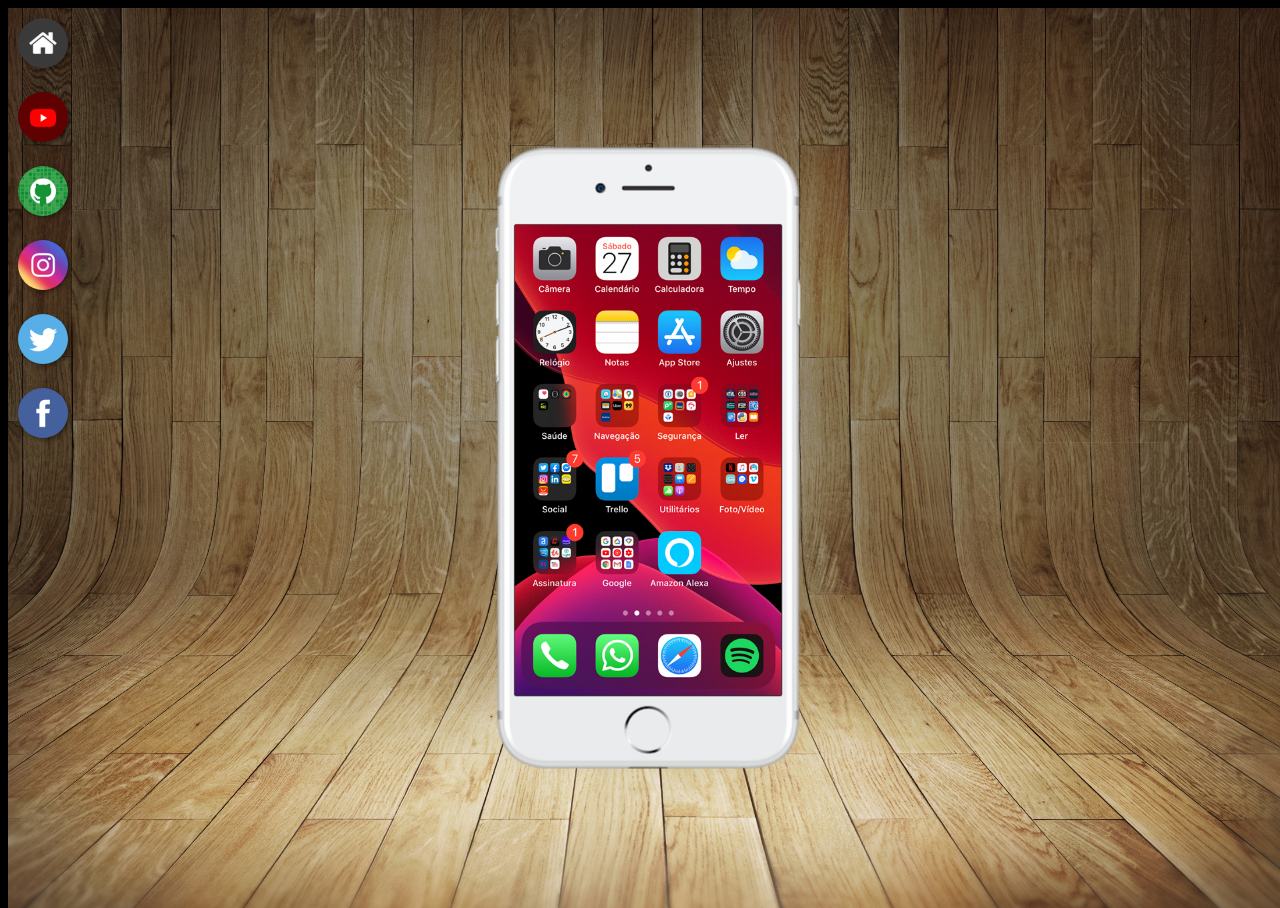
<file: index.html>
<!DOCTYPE html>
<html lang="pt-br">
<head>
    <meta charset="UTF-8">
    <meta http-equiv="X-UA-Compatible" content="IE=edge">
    <meta name="viewport" content="width=device-width, initial-scale=1.0">
    <link rel="shortcut icon" href="favicon.ico" type="image/x-icon">
    <title>Projeto Redes Sociais</title>
    <link rel="stylesheet" href="estilos/style.css">
</head>  
<body>
    <main>
        <section id="telefone">
            <iframe src="home.html " name="tela" id="tela"  frameborder="0">
                Seu navegador não é compatível com isso.
            </iframe>
        </section>

        <section id="redes-sociais">
            <a href="home.html" target="tela"><img src="imagens/logo-home.jpg" alt="home"></a><br>
            <a href="youtube.html" target="tela"><img src="imagens/logo-youtube.jpg" alt="Youtube"></a><br>
            <a href="github.html" target="tela"><img src="imagens/logo-github.jpg" alt="Github"></a><br>
            <a href="instagram.html" target="tela"><img src="imagens/logo-instagram.jpg" alt="Instagram"></a><br>
            <a href="twitter.html" target="tela"><img src="imagens/logo-twitter.jpg" alt="Twitter"></a><br>
            <a href="facebook.html" target="tela"><img src="imagens/logo-facebook.jpg" alt="Facebook"></a>

        </section>
    </main>
</body>
</html>
</file>
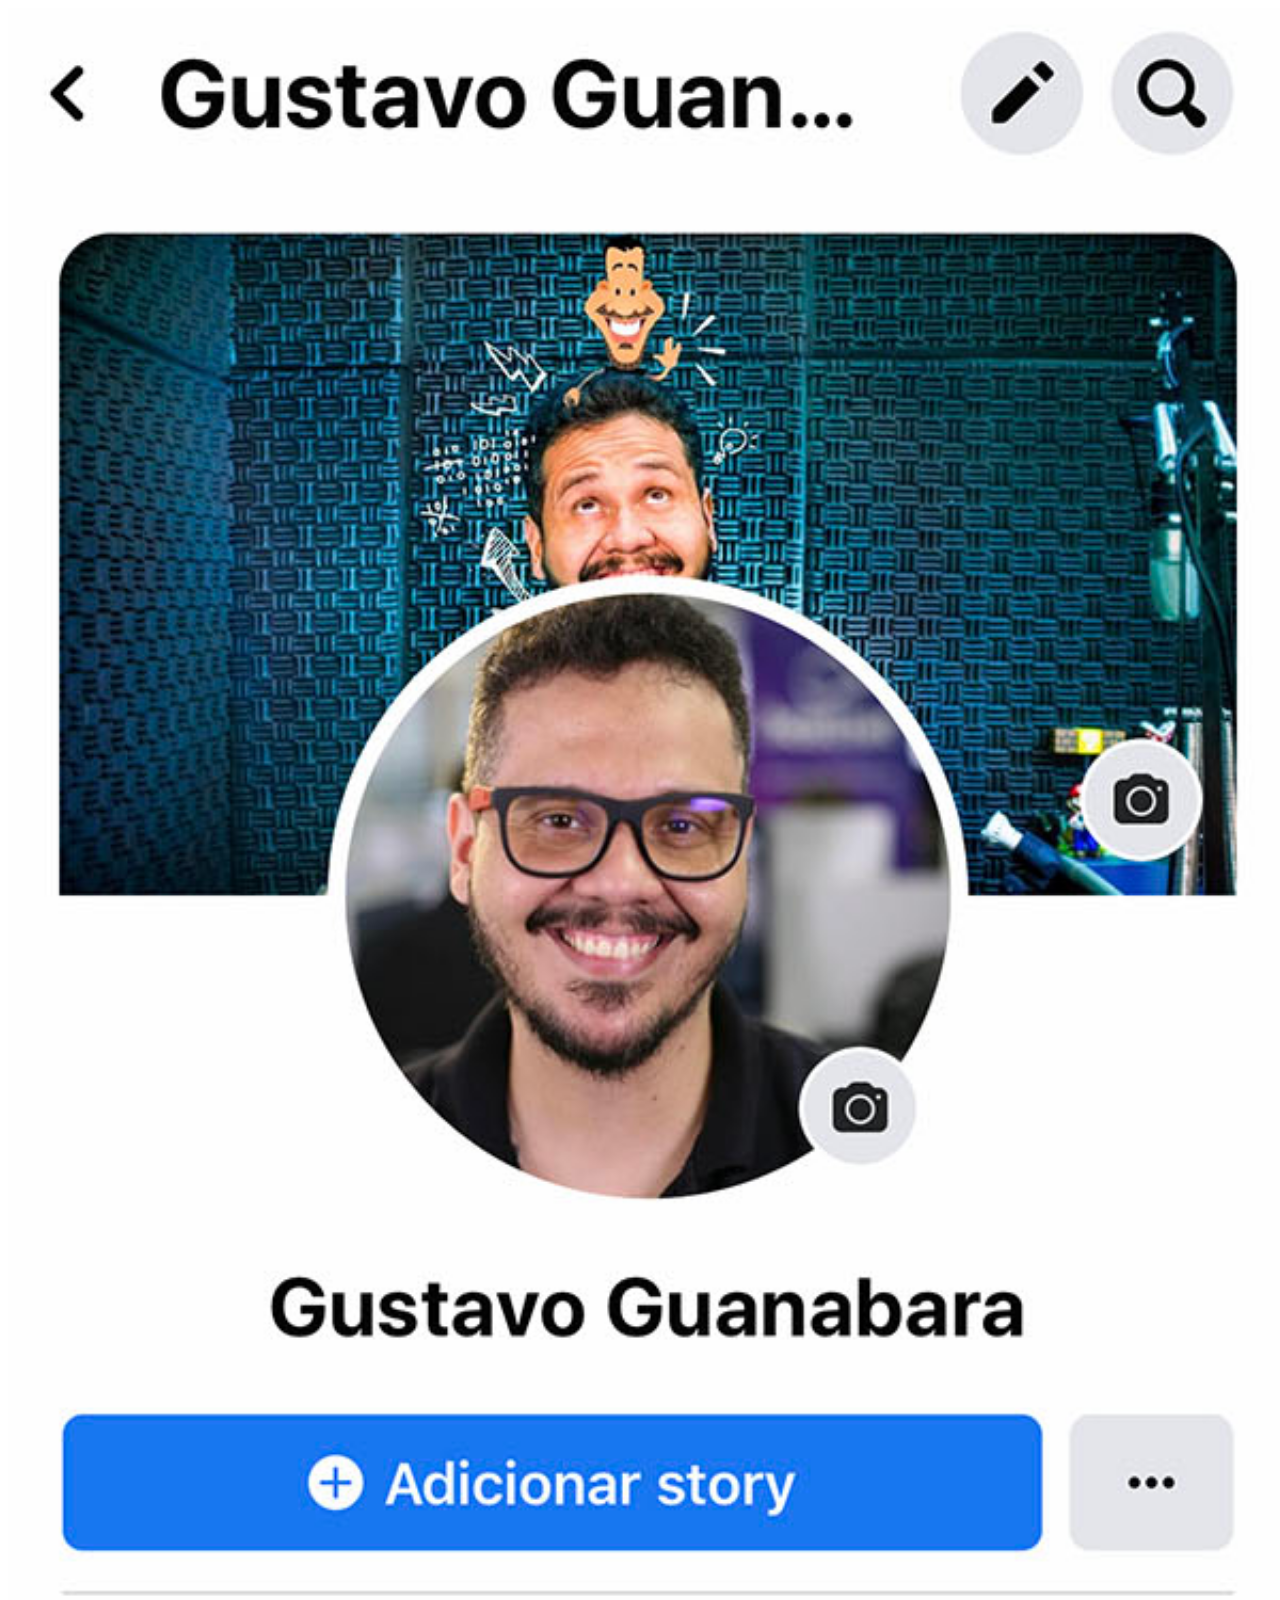
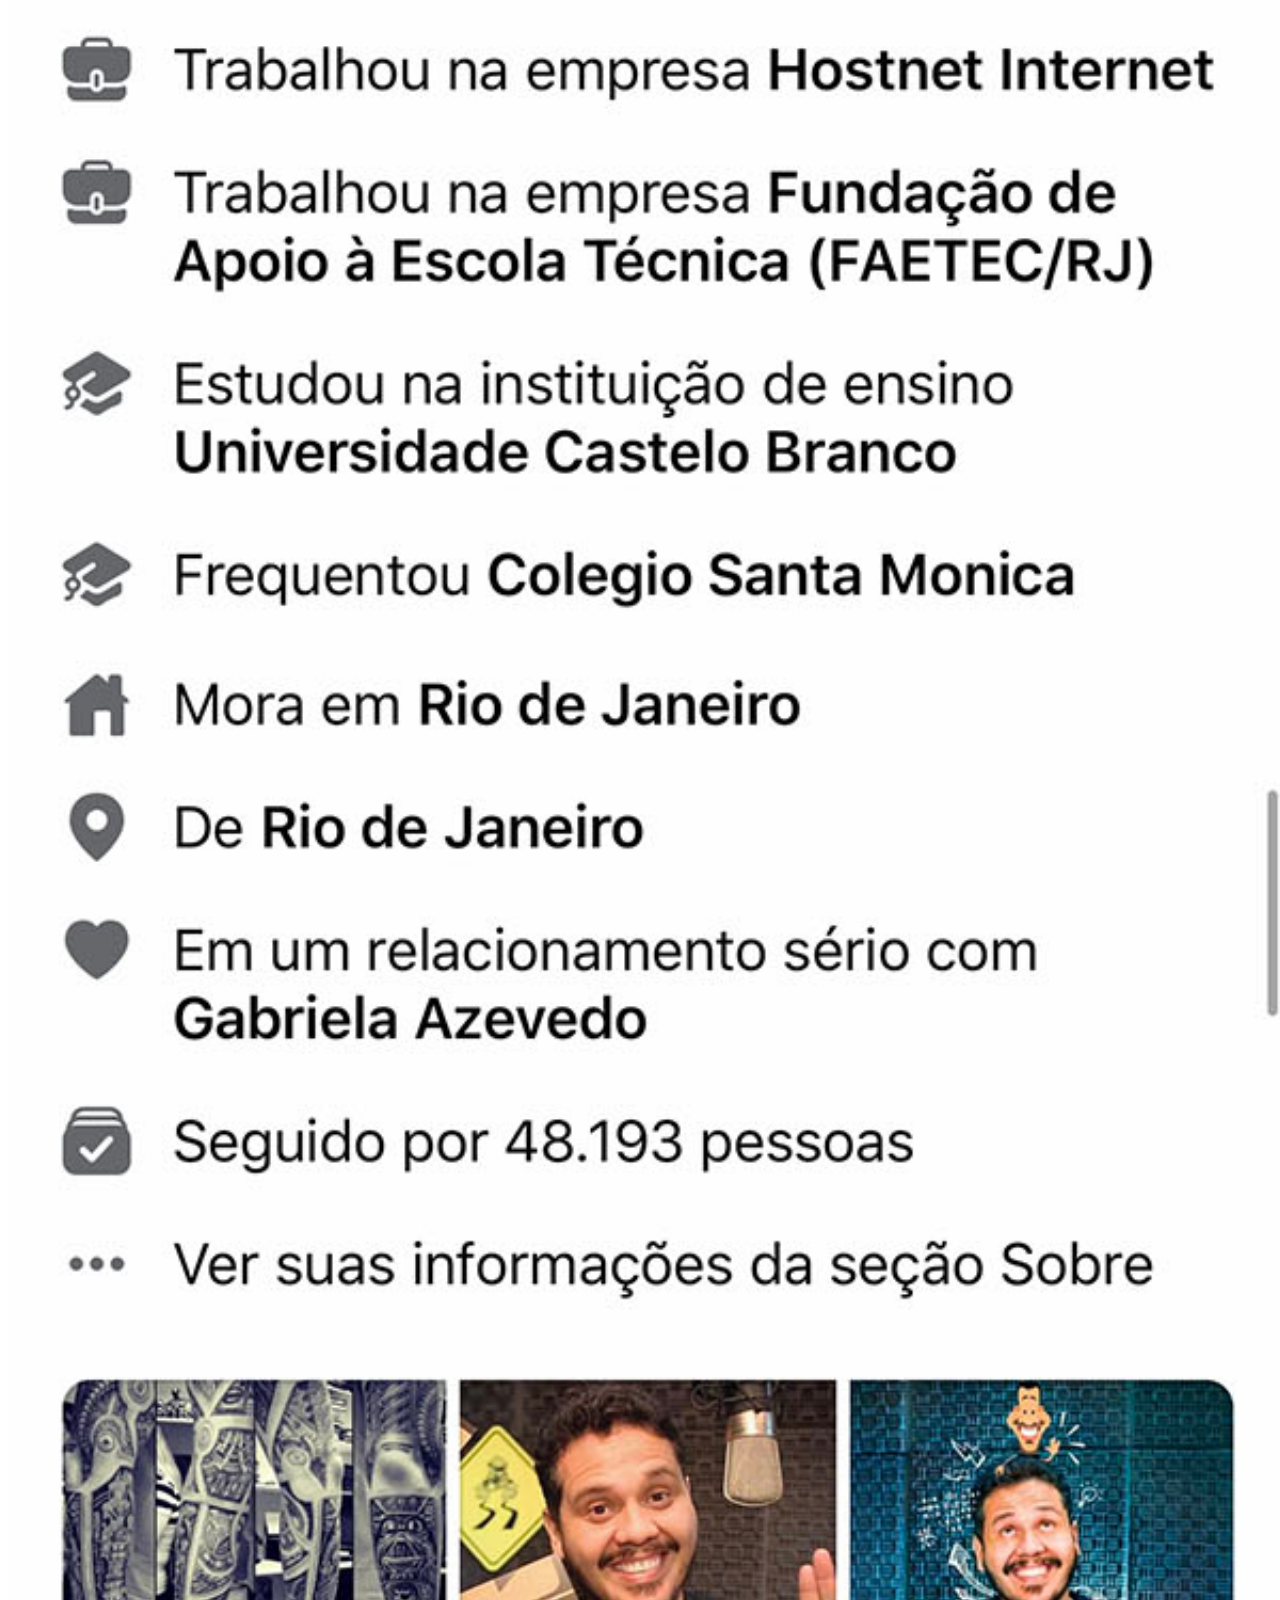
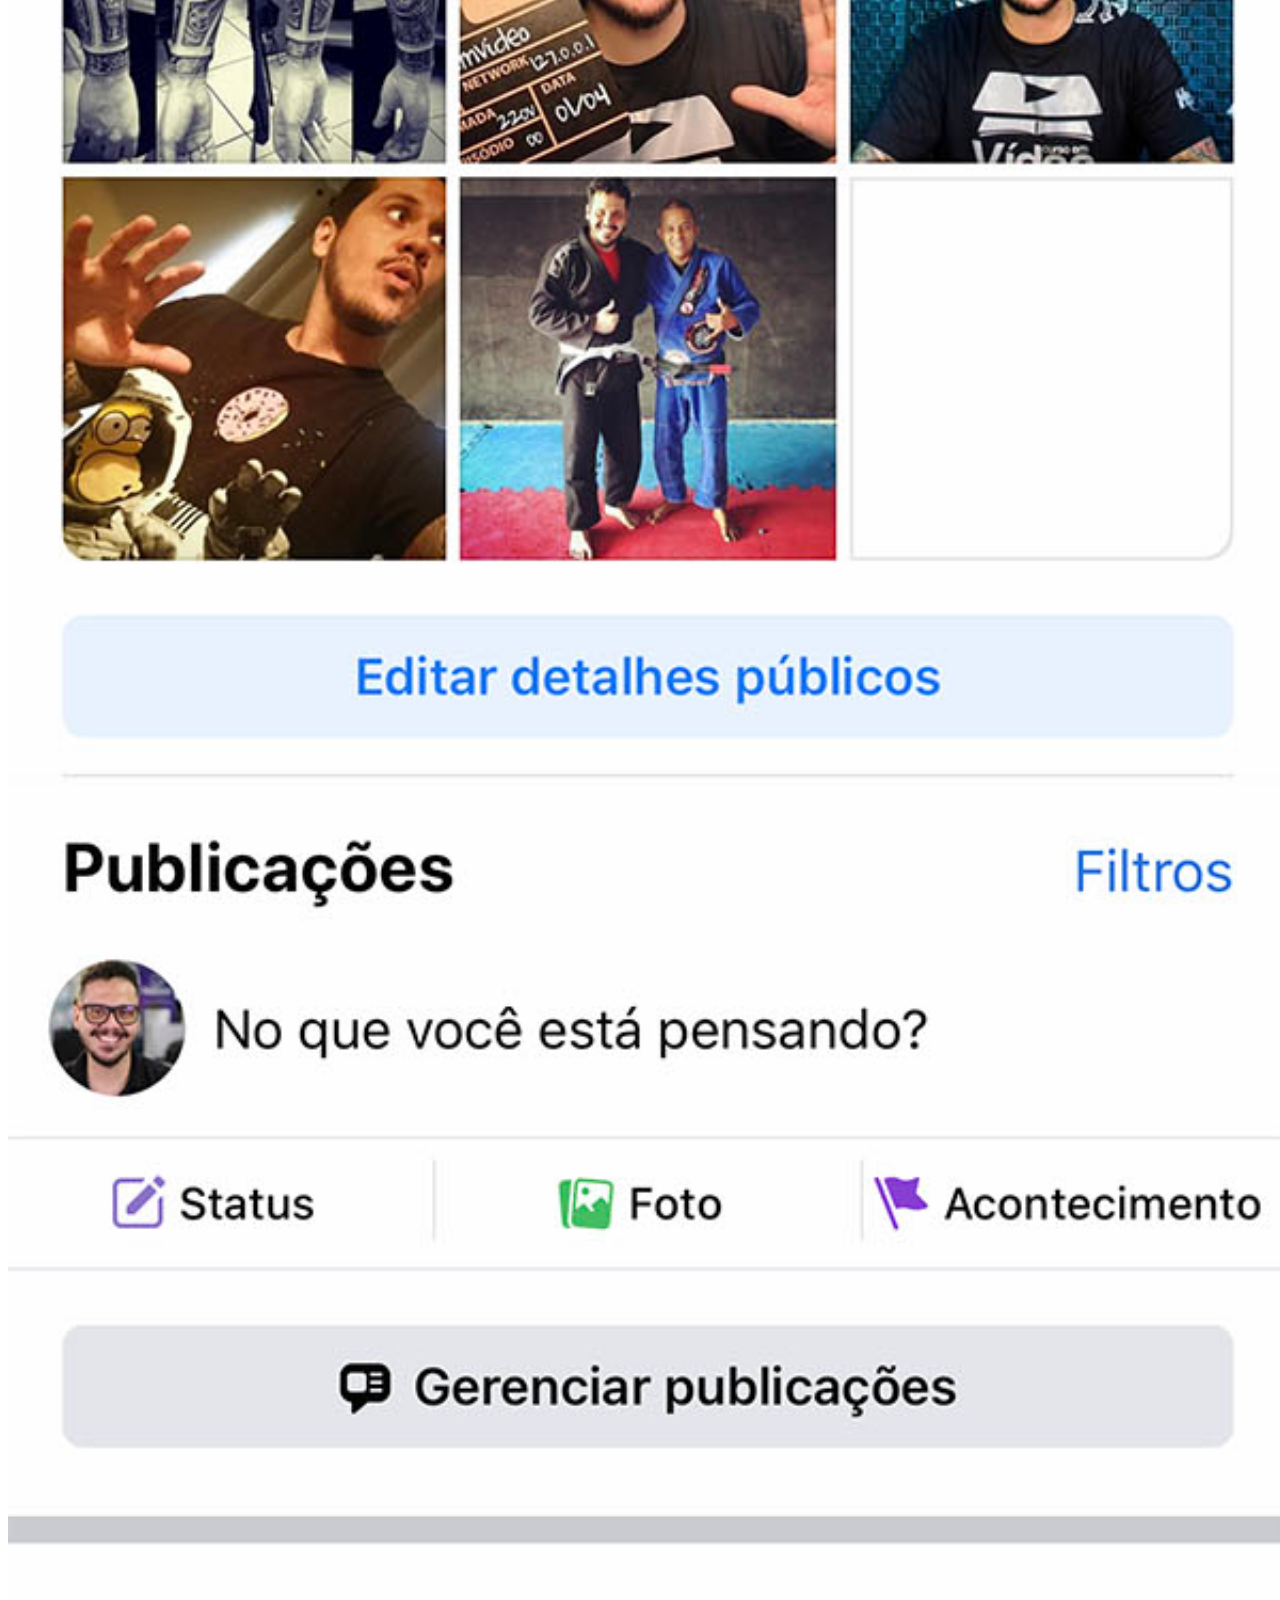
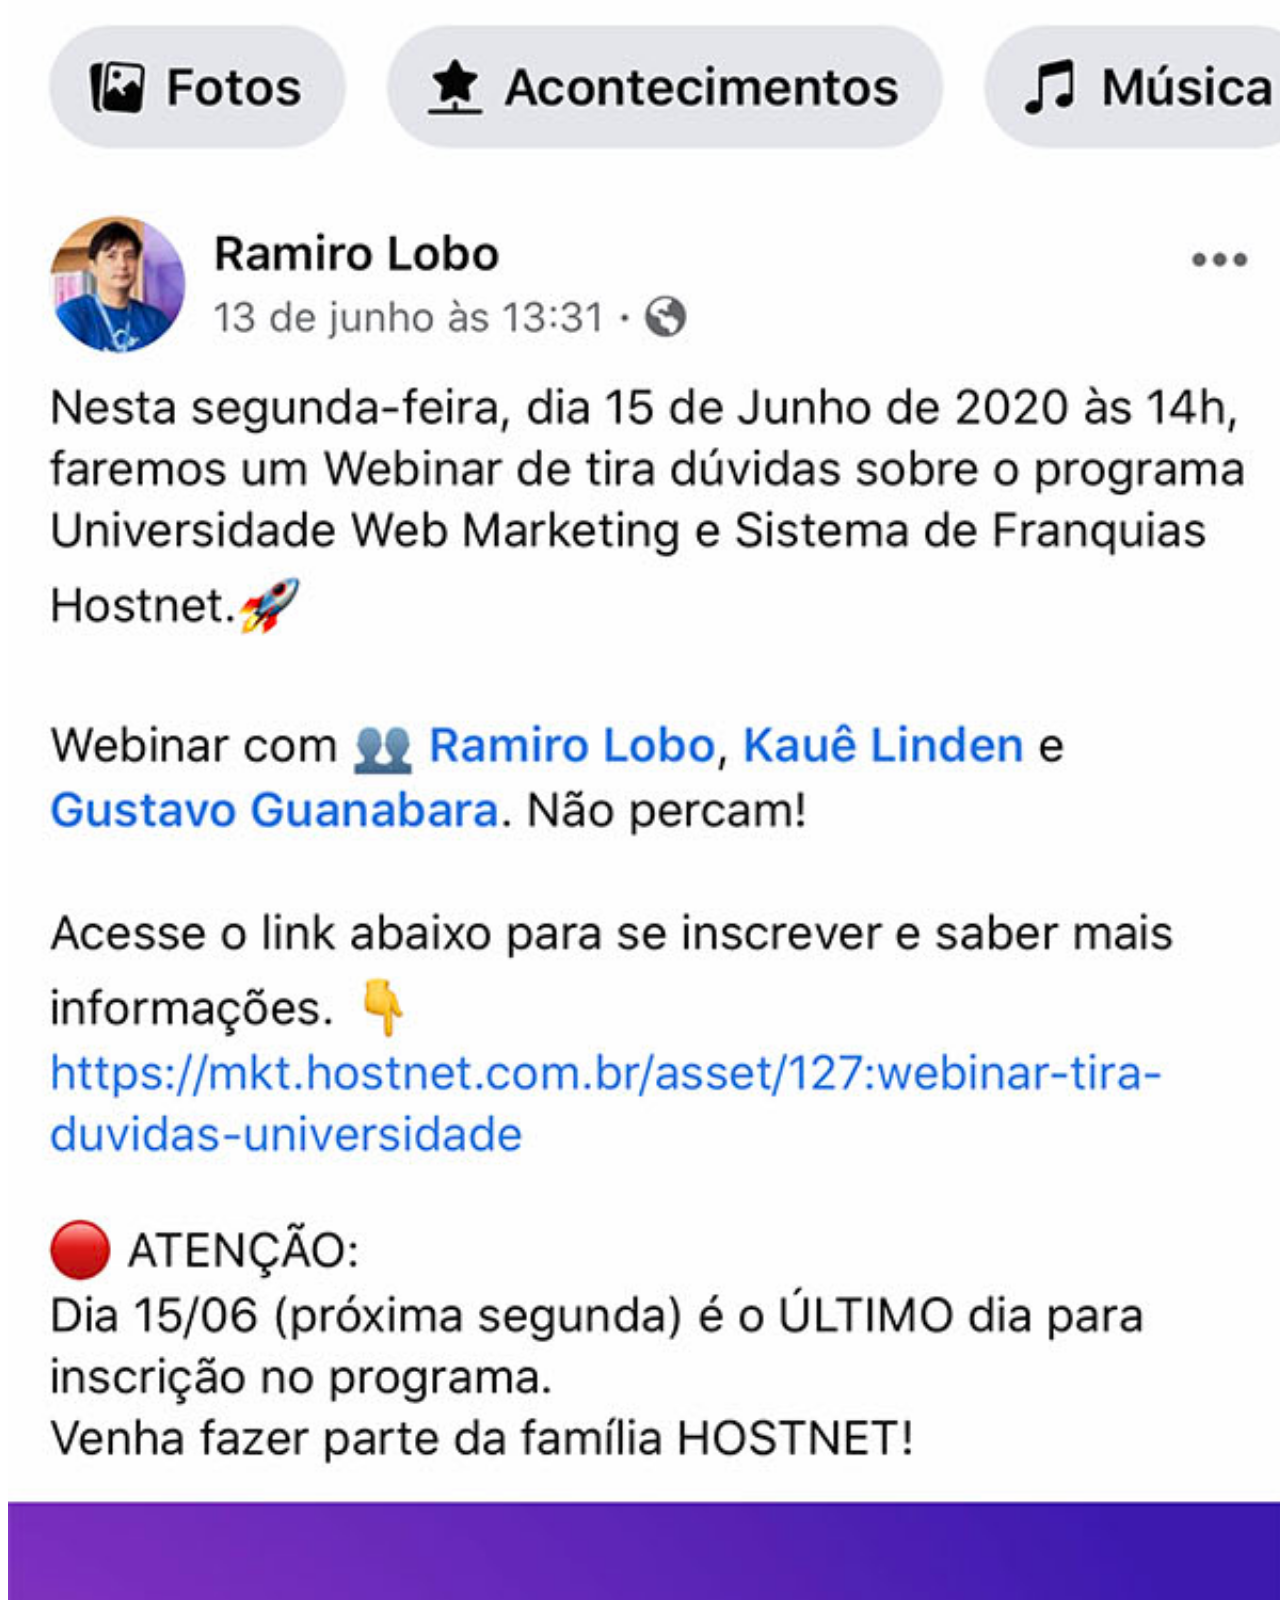
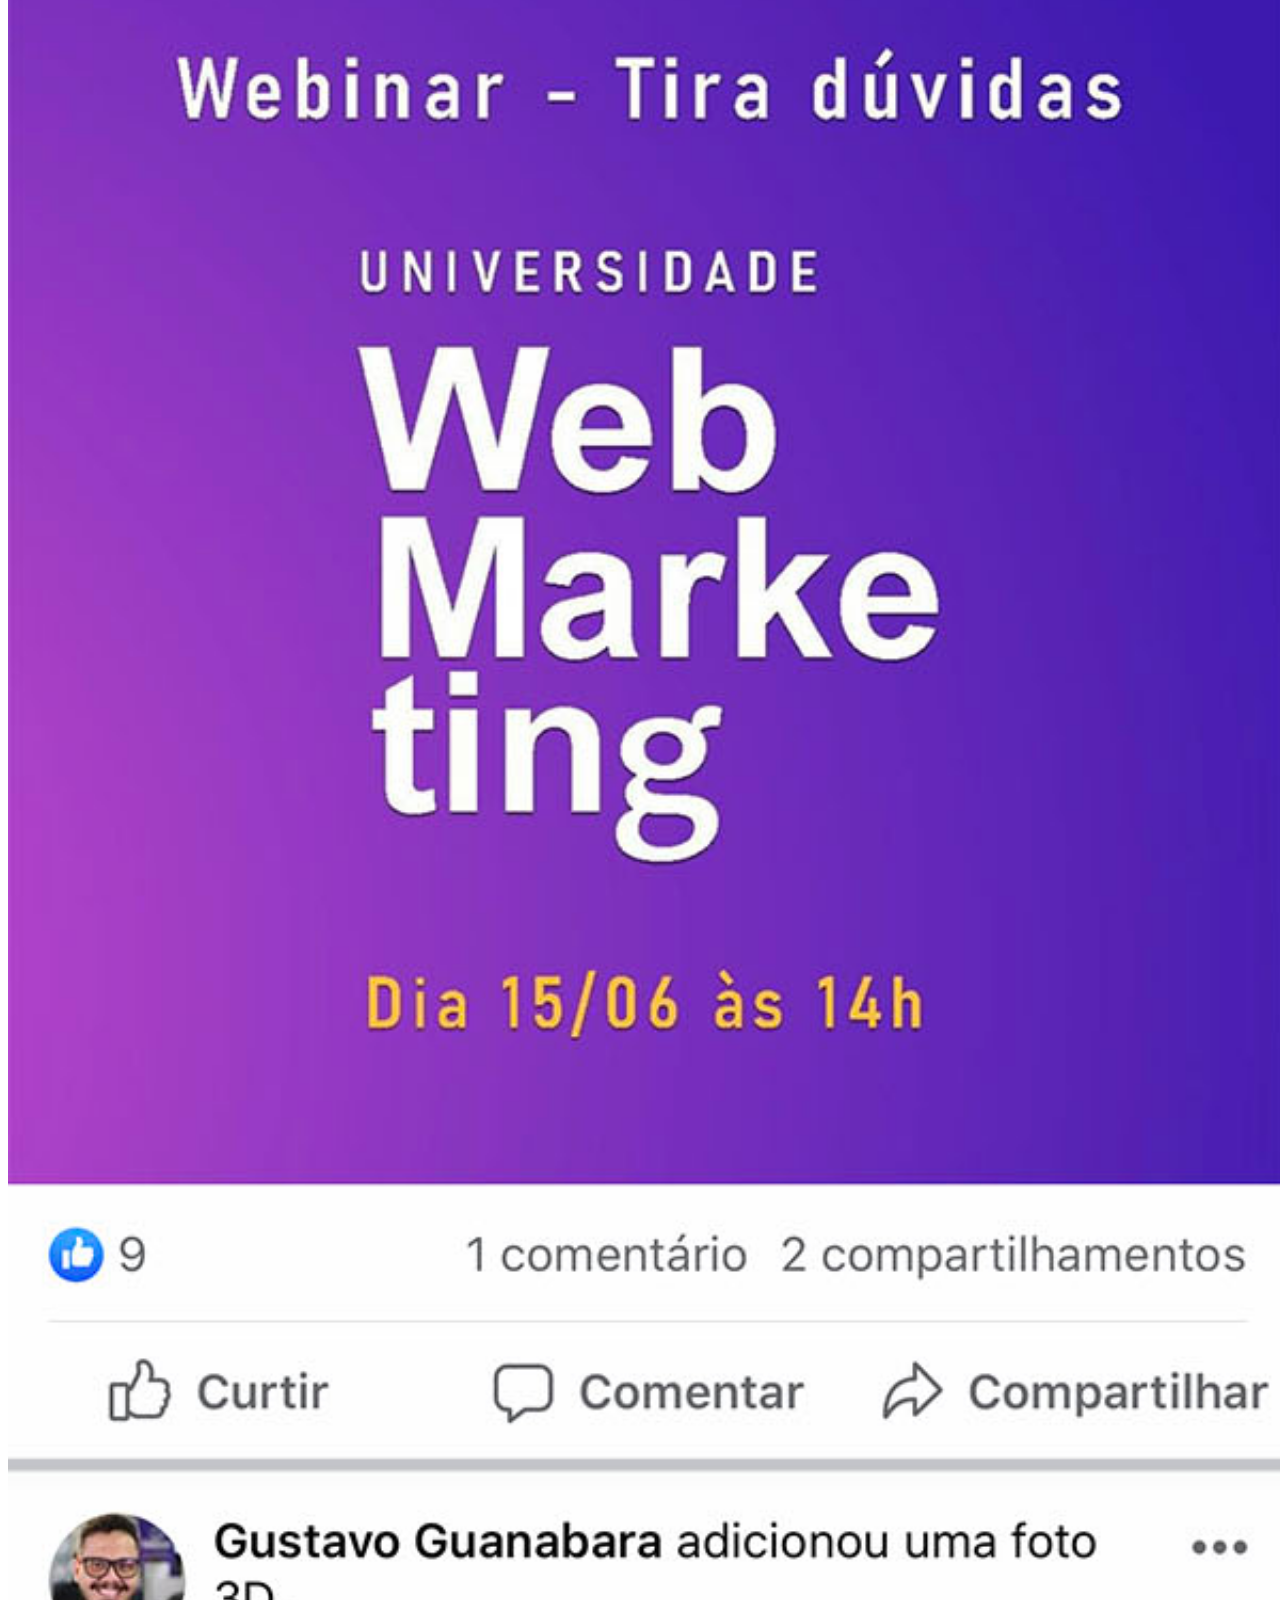
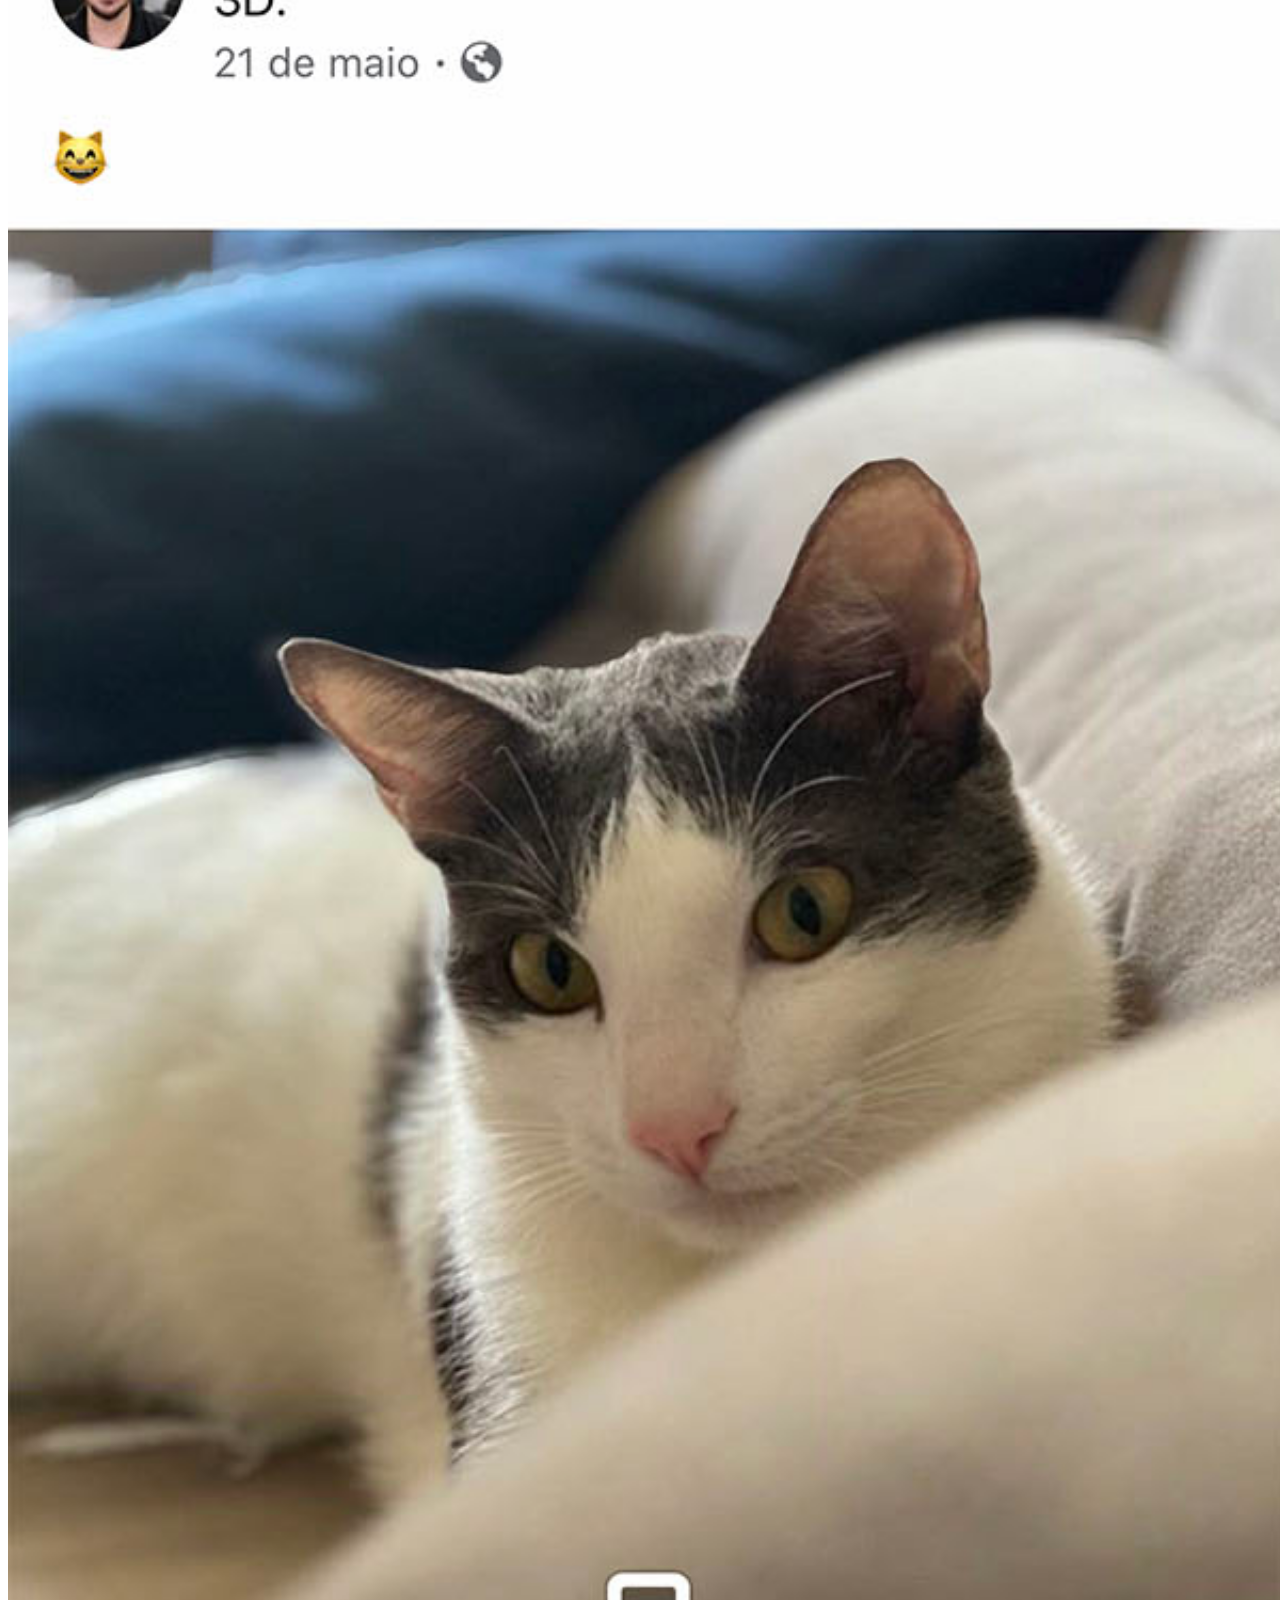
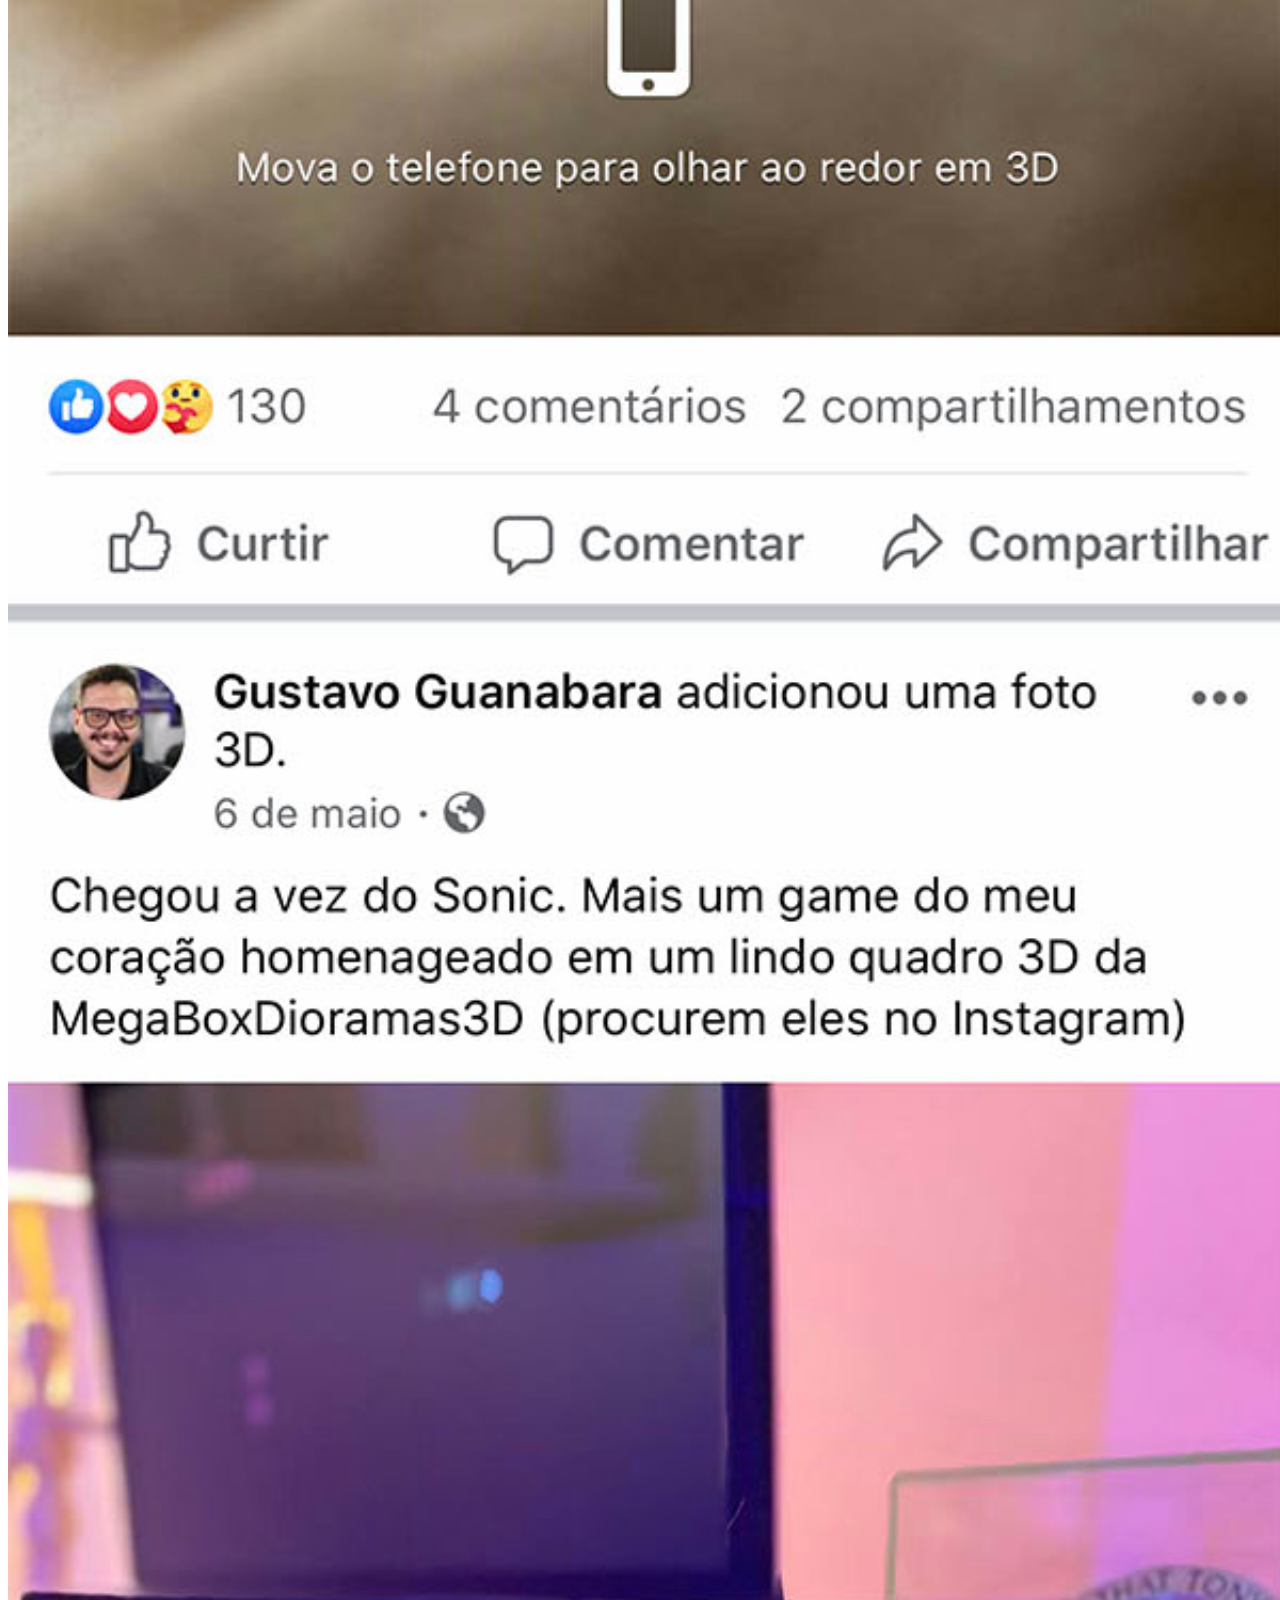
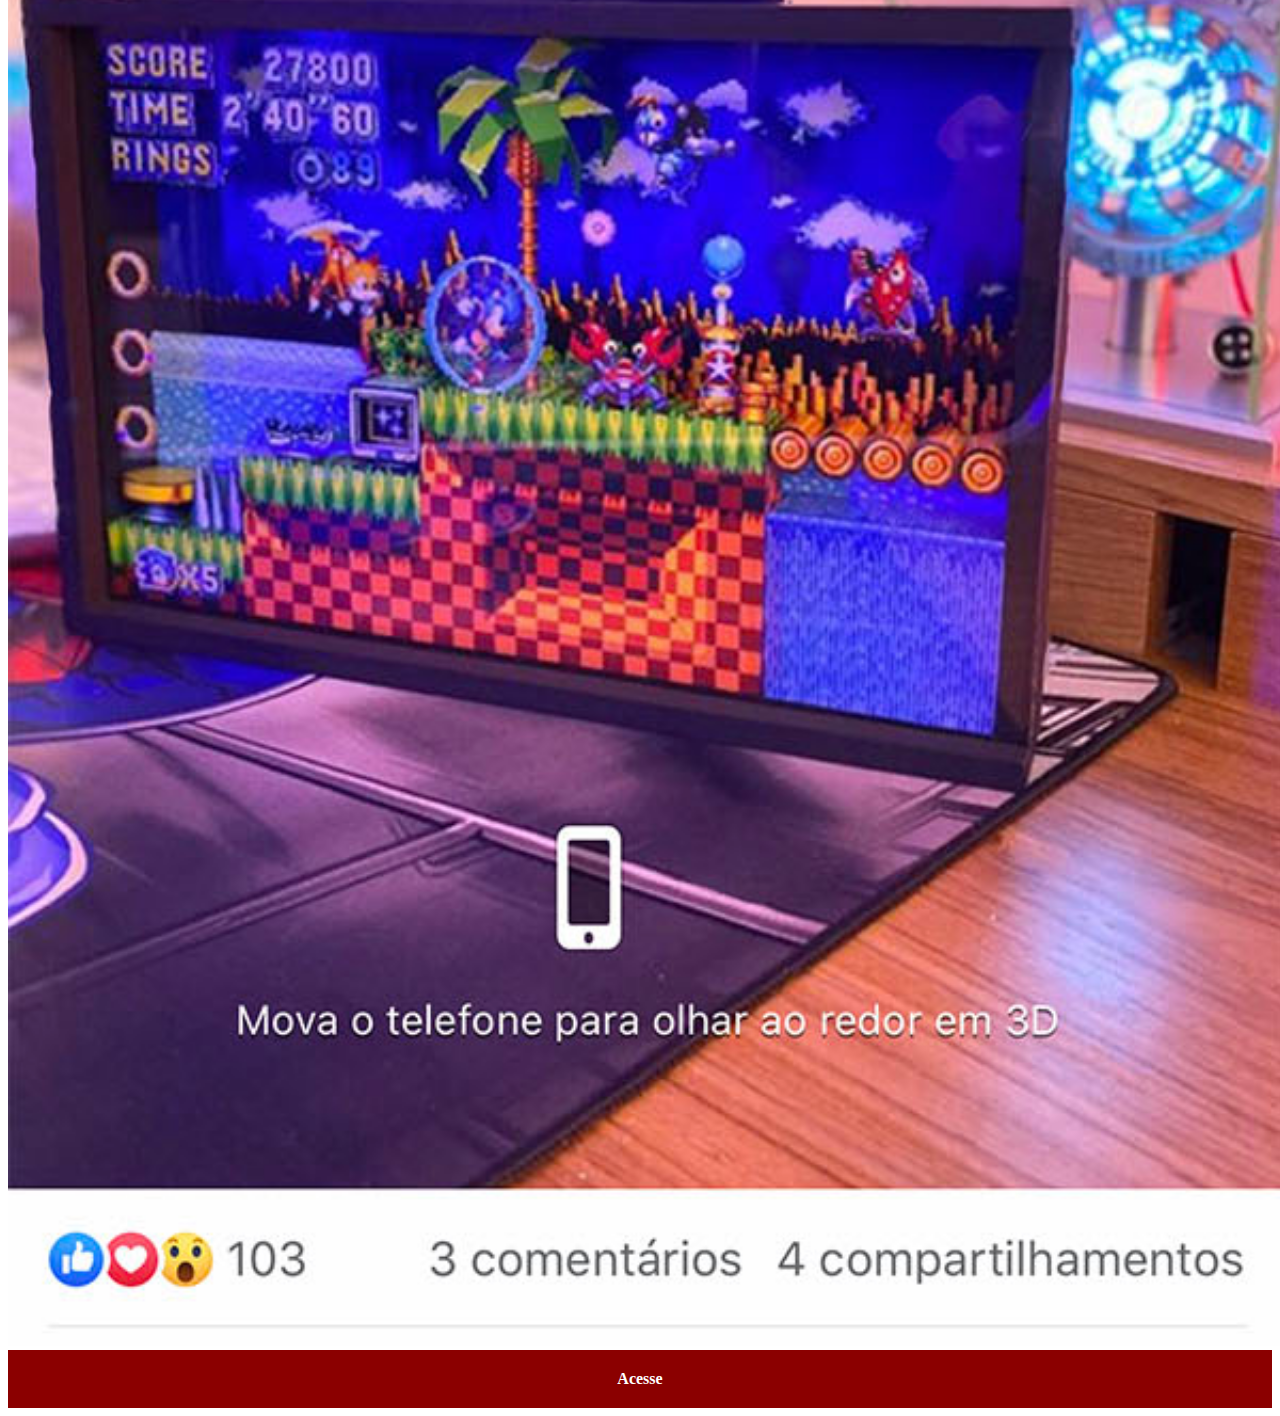
<file: facebook.html>
<!DOCTYPE html>
<html lang="pt-br">
<head>
    <meta charset="UTF-8">
    <meta http-equiv="X-UA-Compatible" content="IE=edge">
    <meta name="viewport" content="width=device-width, initial-scale=1.0">
    <title>Facebook</title>
    <link rel="stylesheet" href="estilos/social.css">
</head>
<body>
   <img src="imagens/tela-facebook.jpg" alt="Facebook"> 
   <a href="https://www.facebook.com/gustavoguanabara/?locale=pt_BR" target="_blank">Acesse</a>
</body>
</html>
</file>
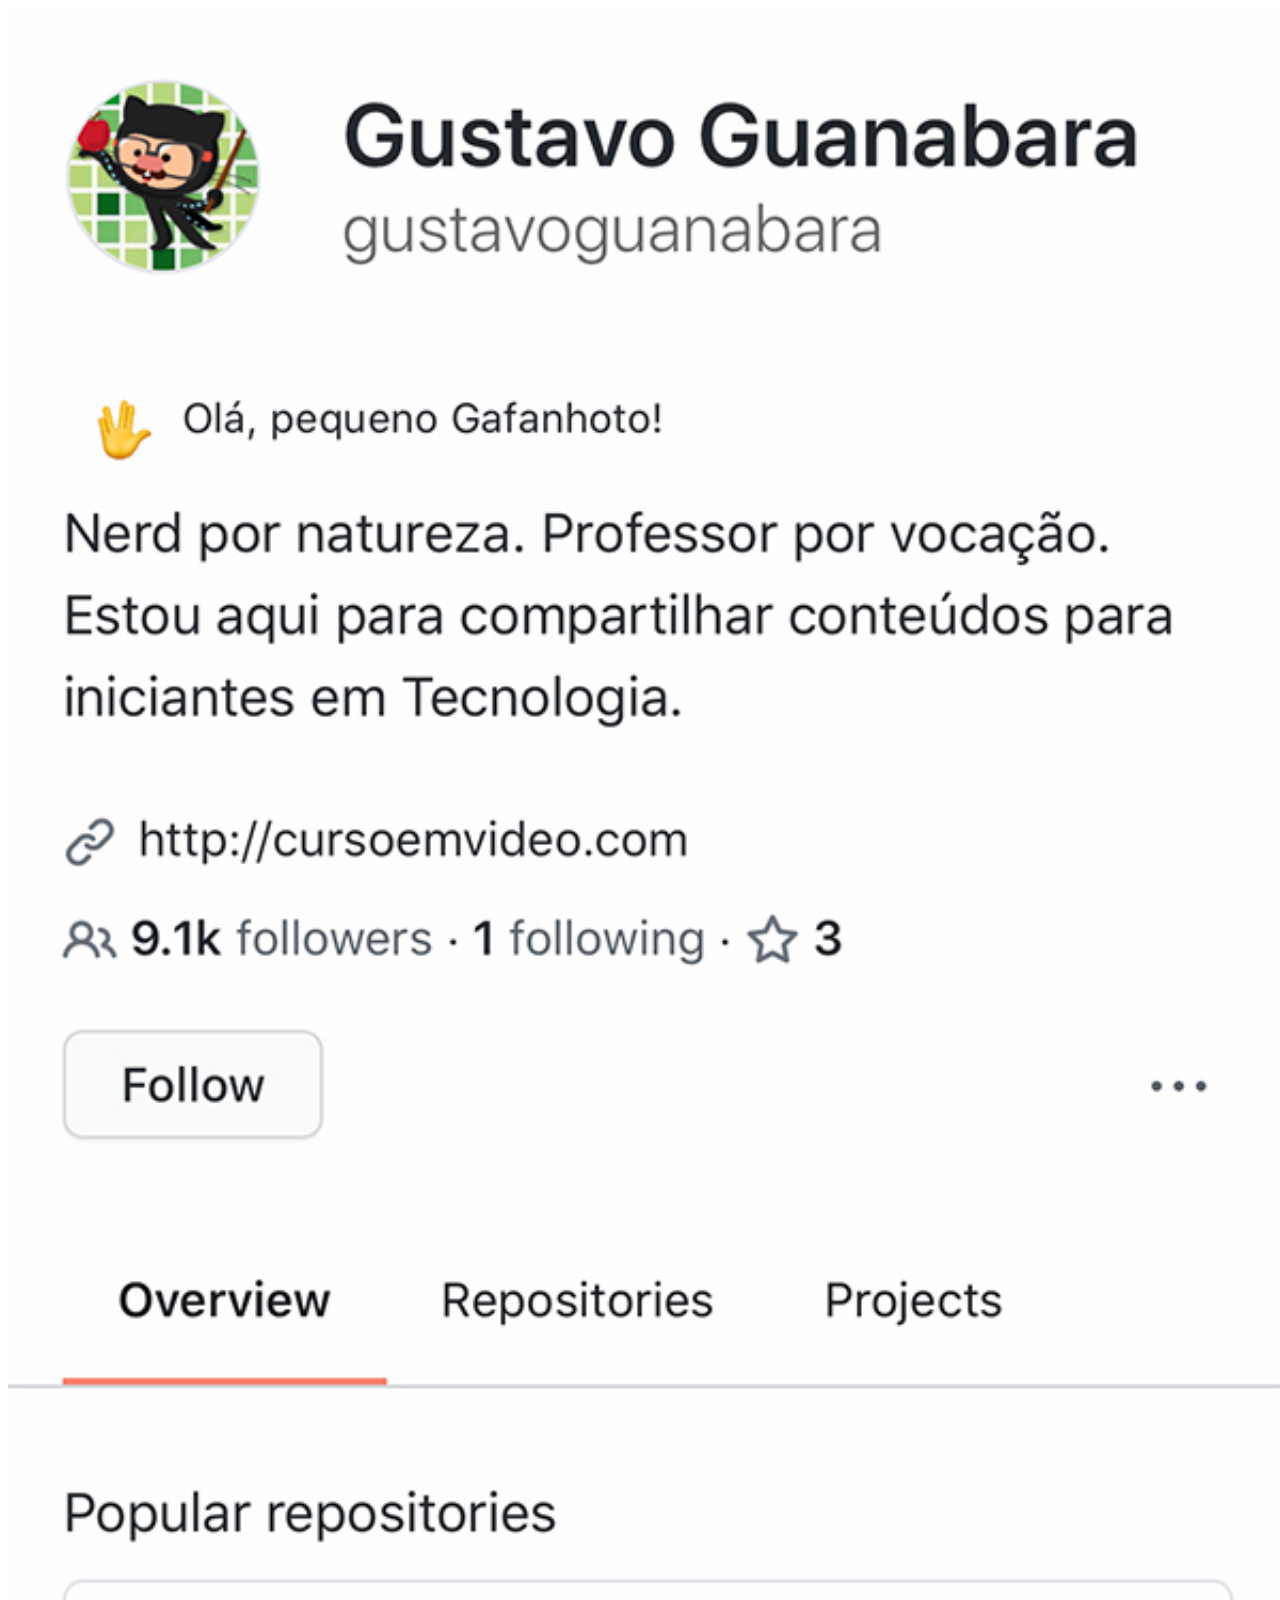
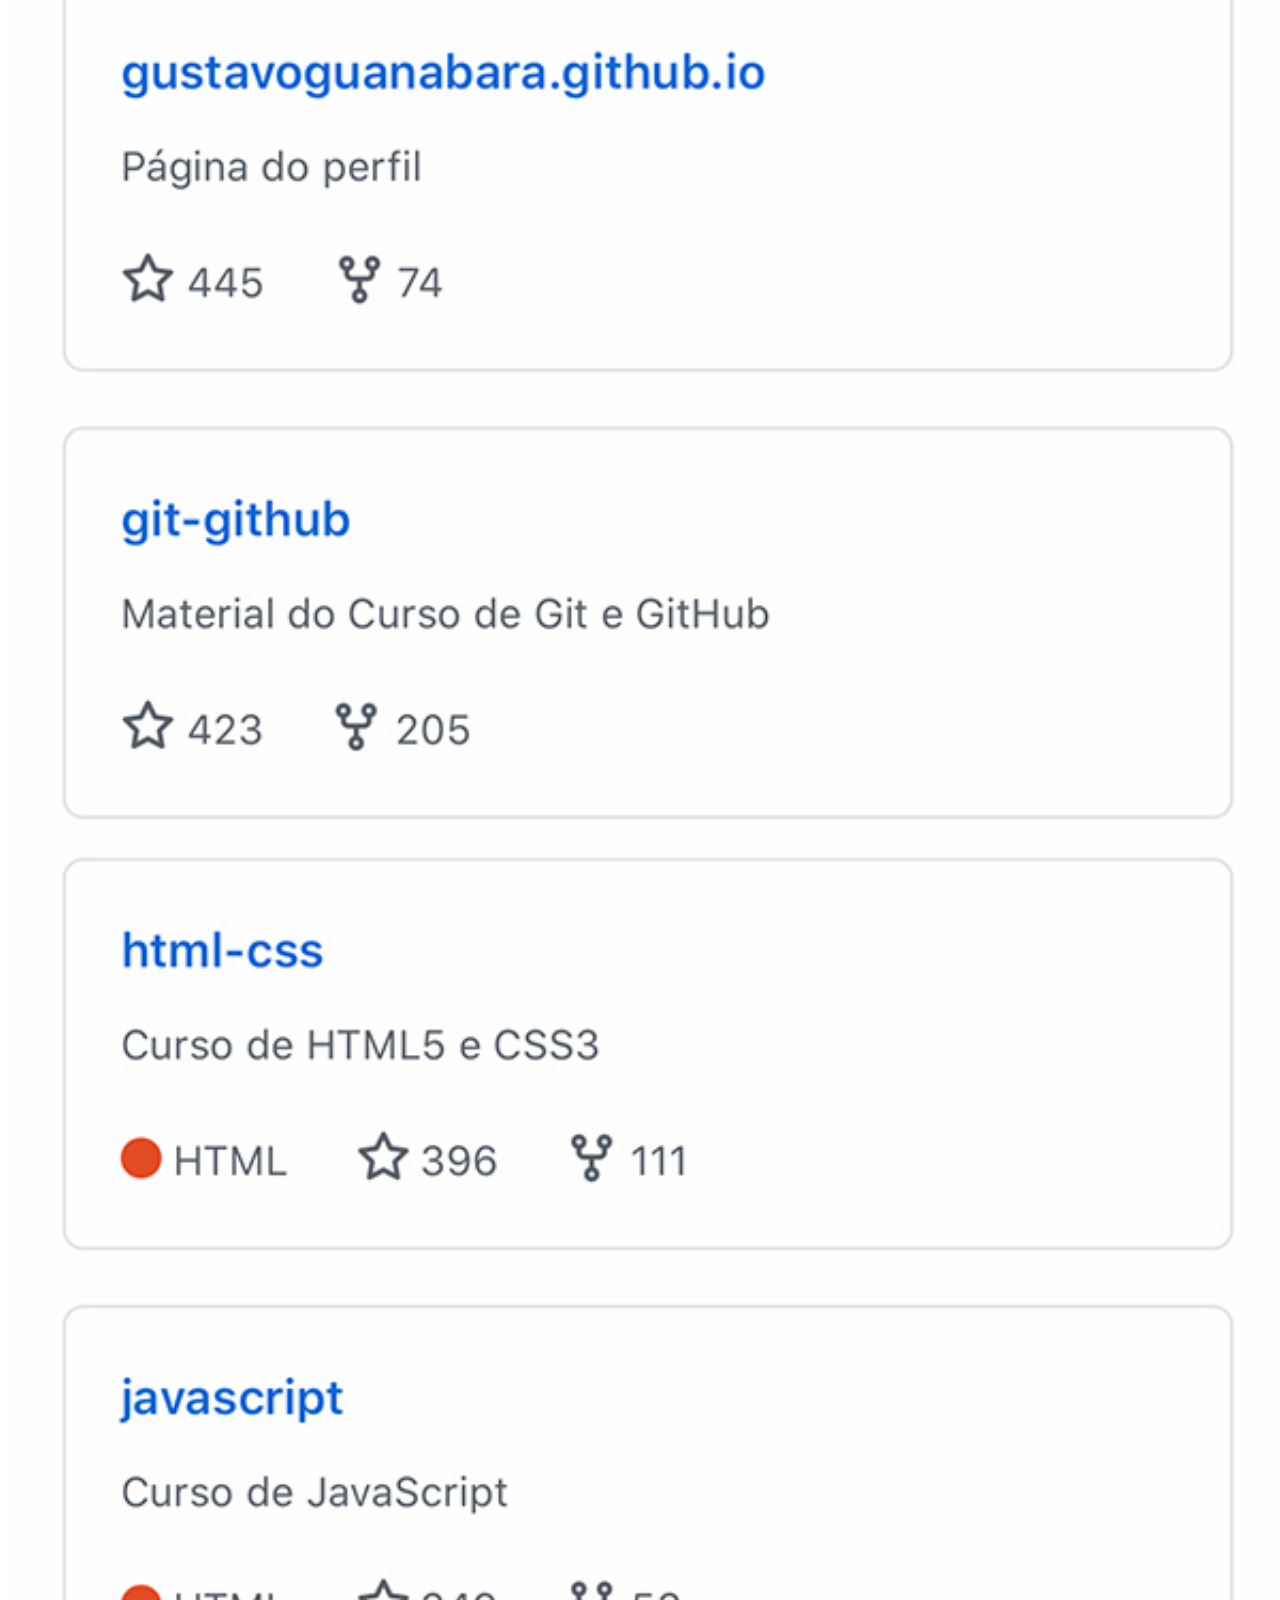
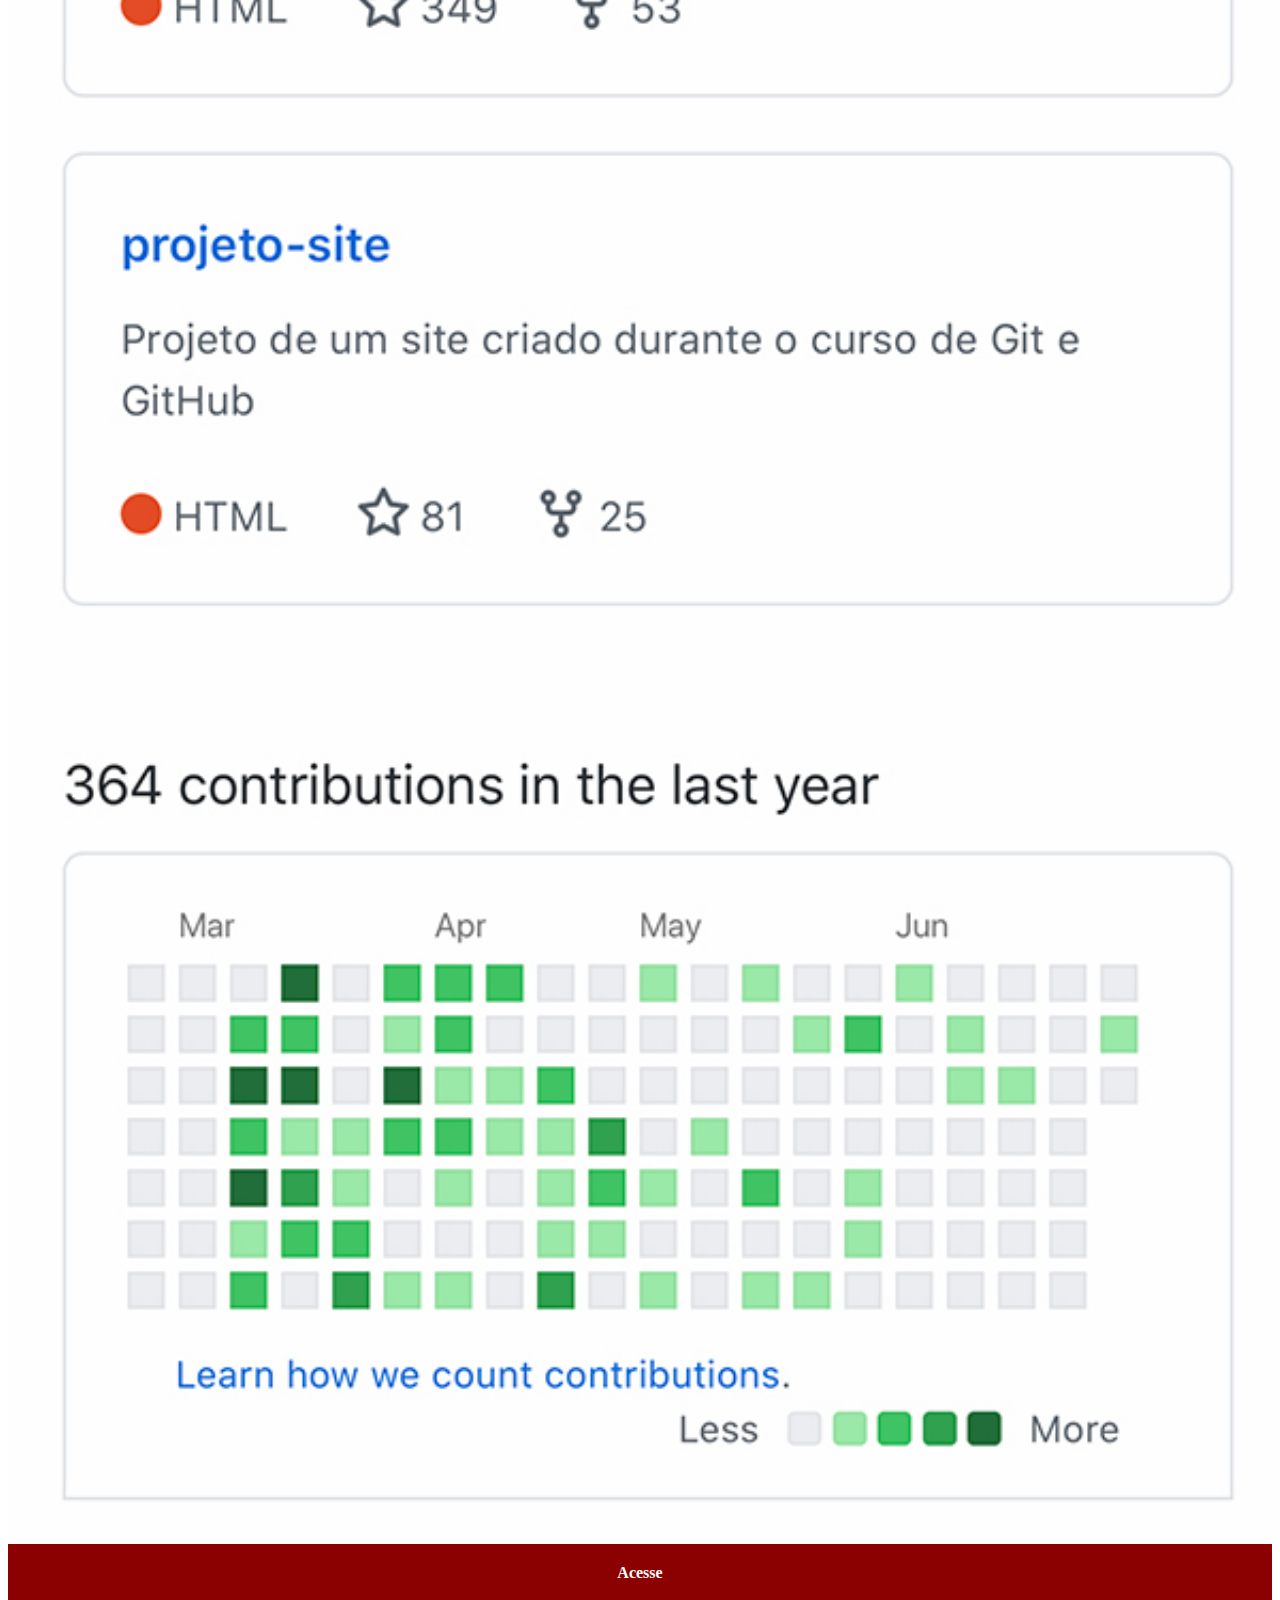
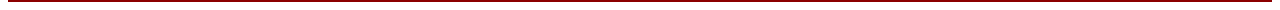
<file: github.html>
<!DOCTYPE html>
<html lang="pt-br">
<head>
    <meta charset="UTF-8">
    <meta http-equiv="X-UA-Compatible" content="IE=edge">
    <meta name="viewport" content="width=device-width, initial-scale=1.0">
    <title>Github</title>
    <link rel="stylesheet" href="estilos/social.css">
</head>
<body>
   <img src="imagens/tela-github.jpg" alt="Github"> 
   <a href="https://github.com/gustavoguanabara/html-css/tree/master/desafios" target="_blank">Acesse</a>
</body>
</html>
</file>
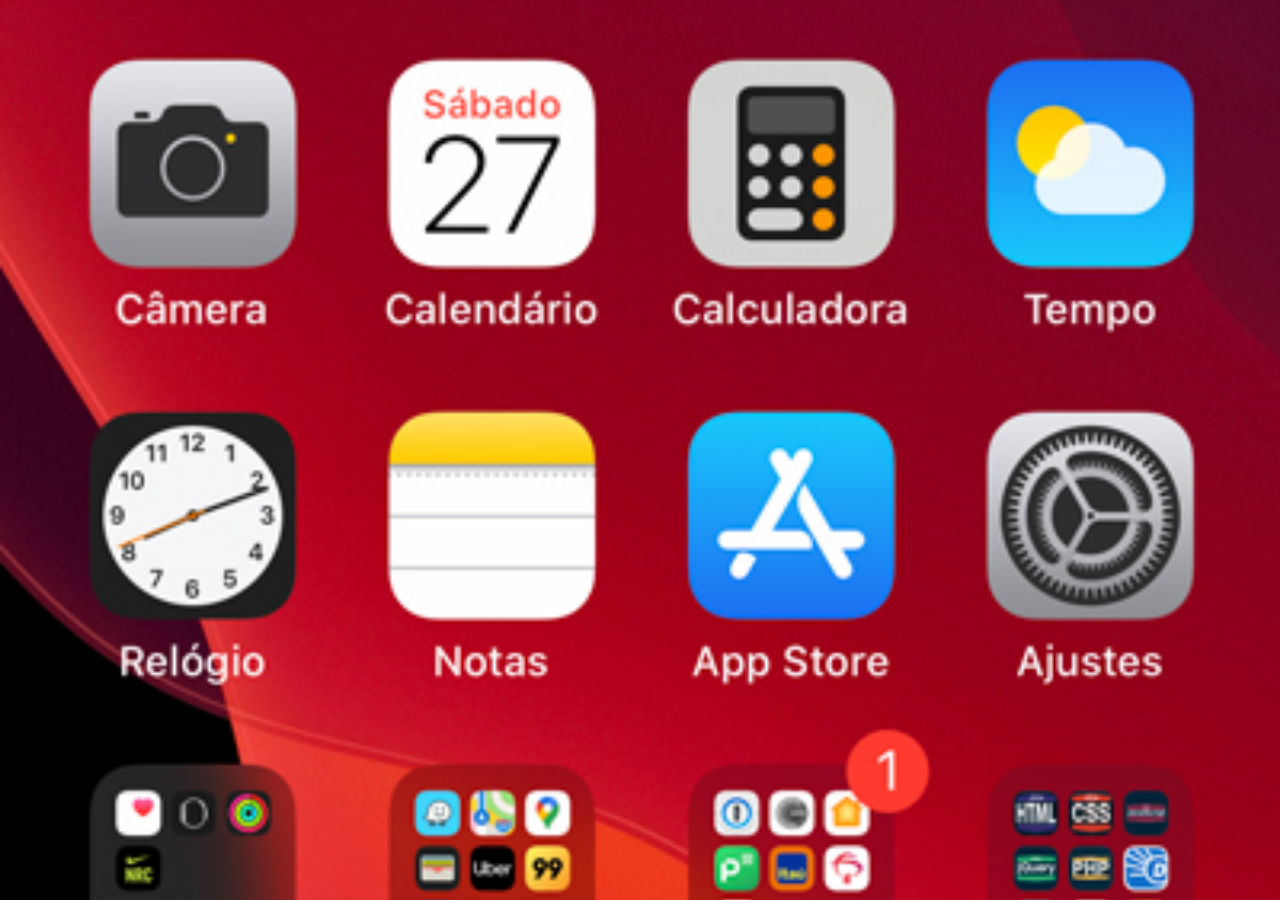
<file: home.html>
<!DOCTYPE html>
<html lang="pt-br">
<head>
    <meta charset="UTF-8">
    <meta http-equiv="X-UA-Compatible" content="IE=edge">
    <meta name="viewport" content="width=device-width, initial-scale=1.0">
    <title>Home</title>
</head>
<style>
    * {
        margin: 0px;
        padding: 0px;
    }

    body {
        width: 100vw;
        height: 100vh;
        background:black url('imagens/tela-home.jpg') no-repeat top center;
        background-size: cover;
    }
</style>
<body>
    
</body>
</html>
</file>
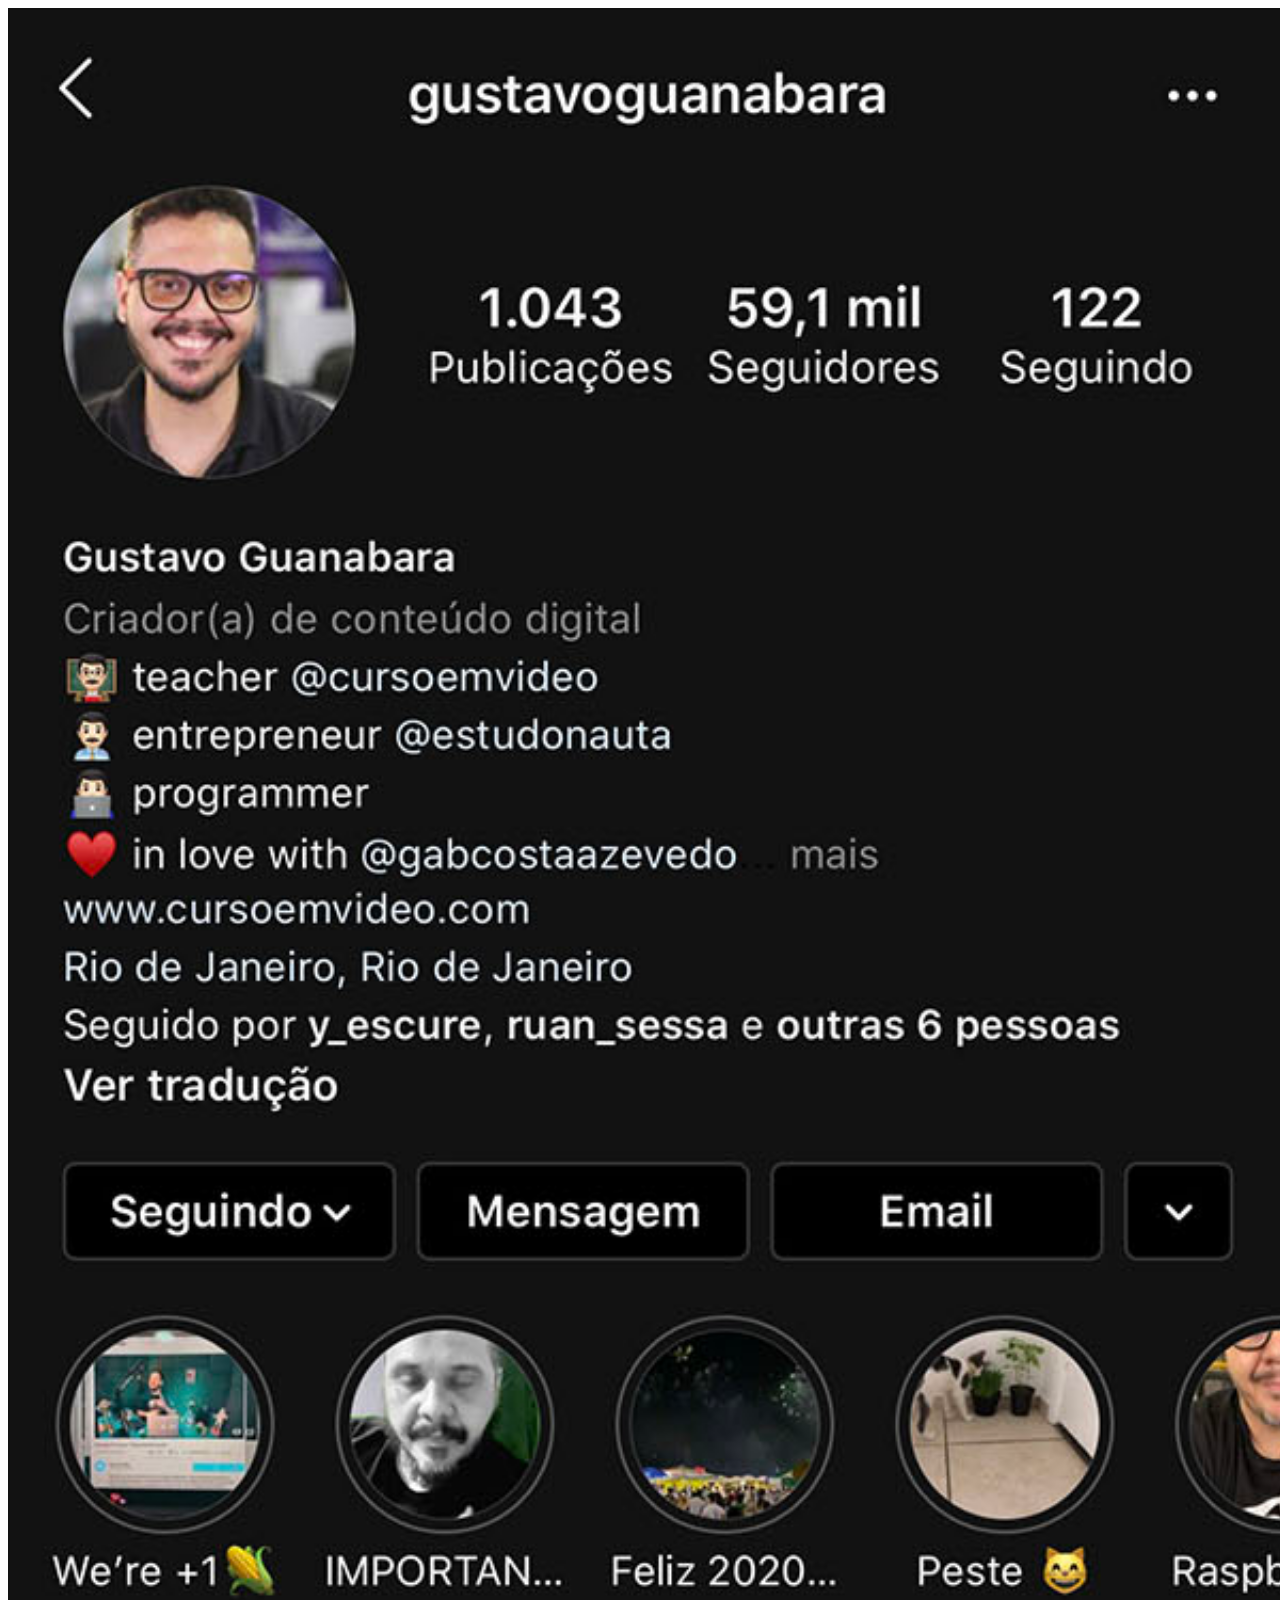
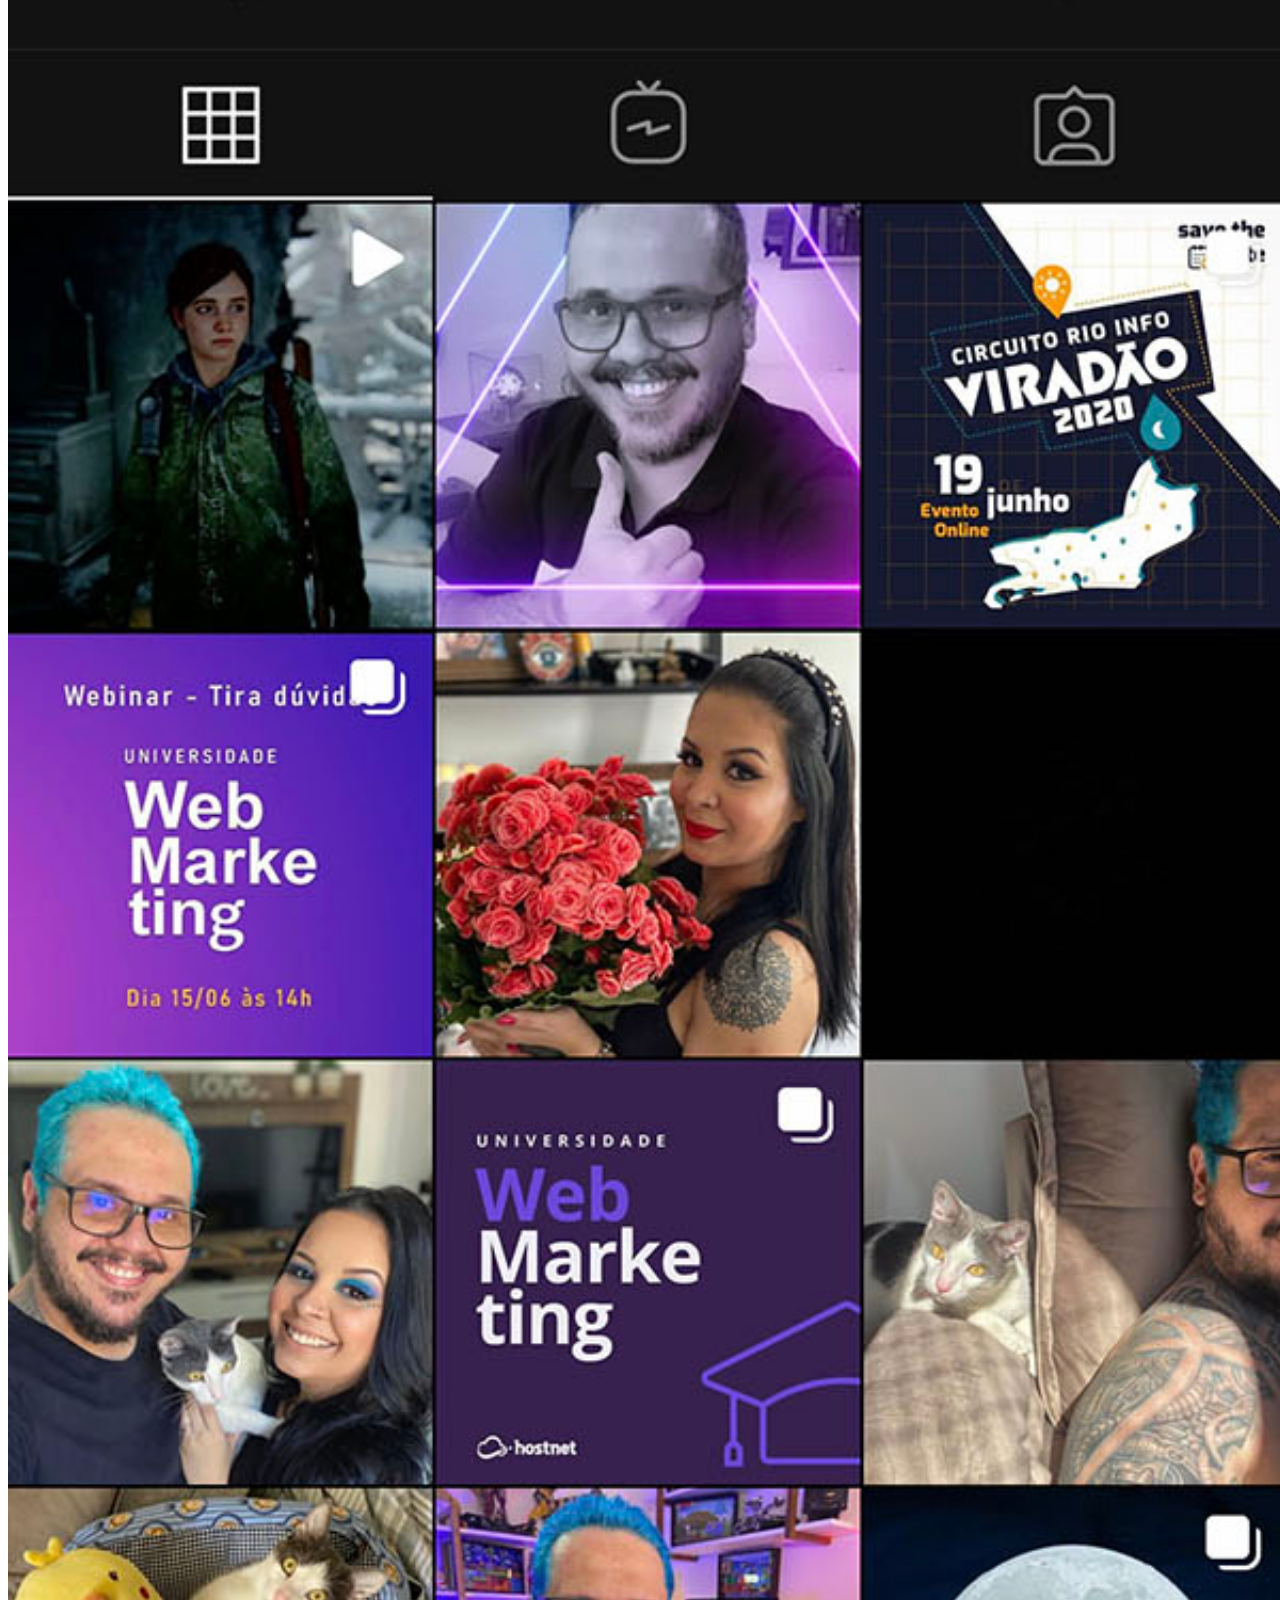
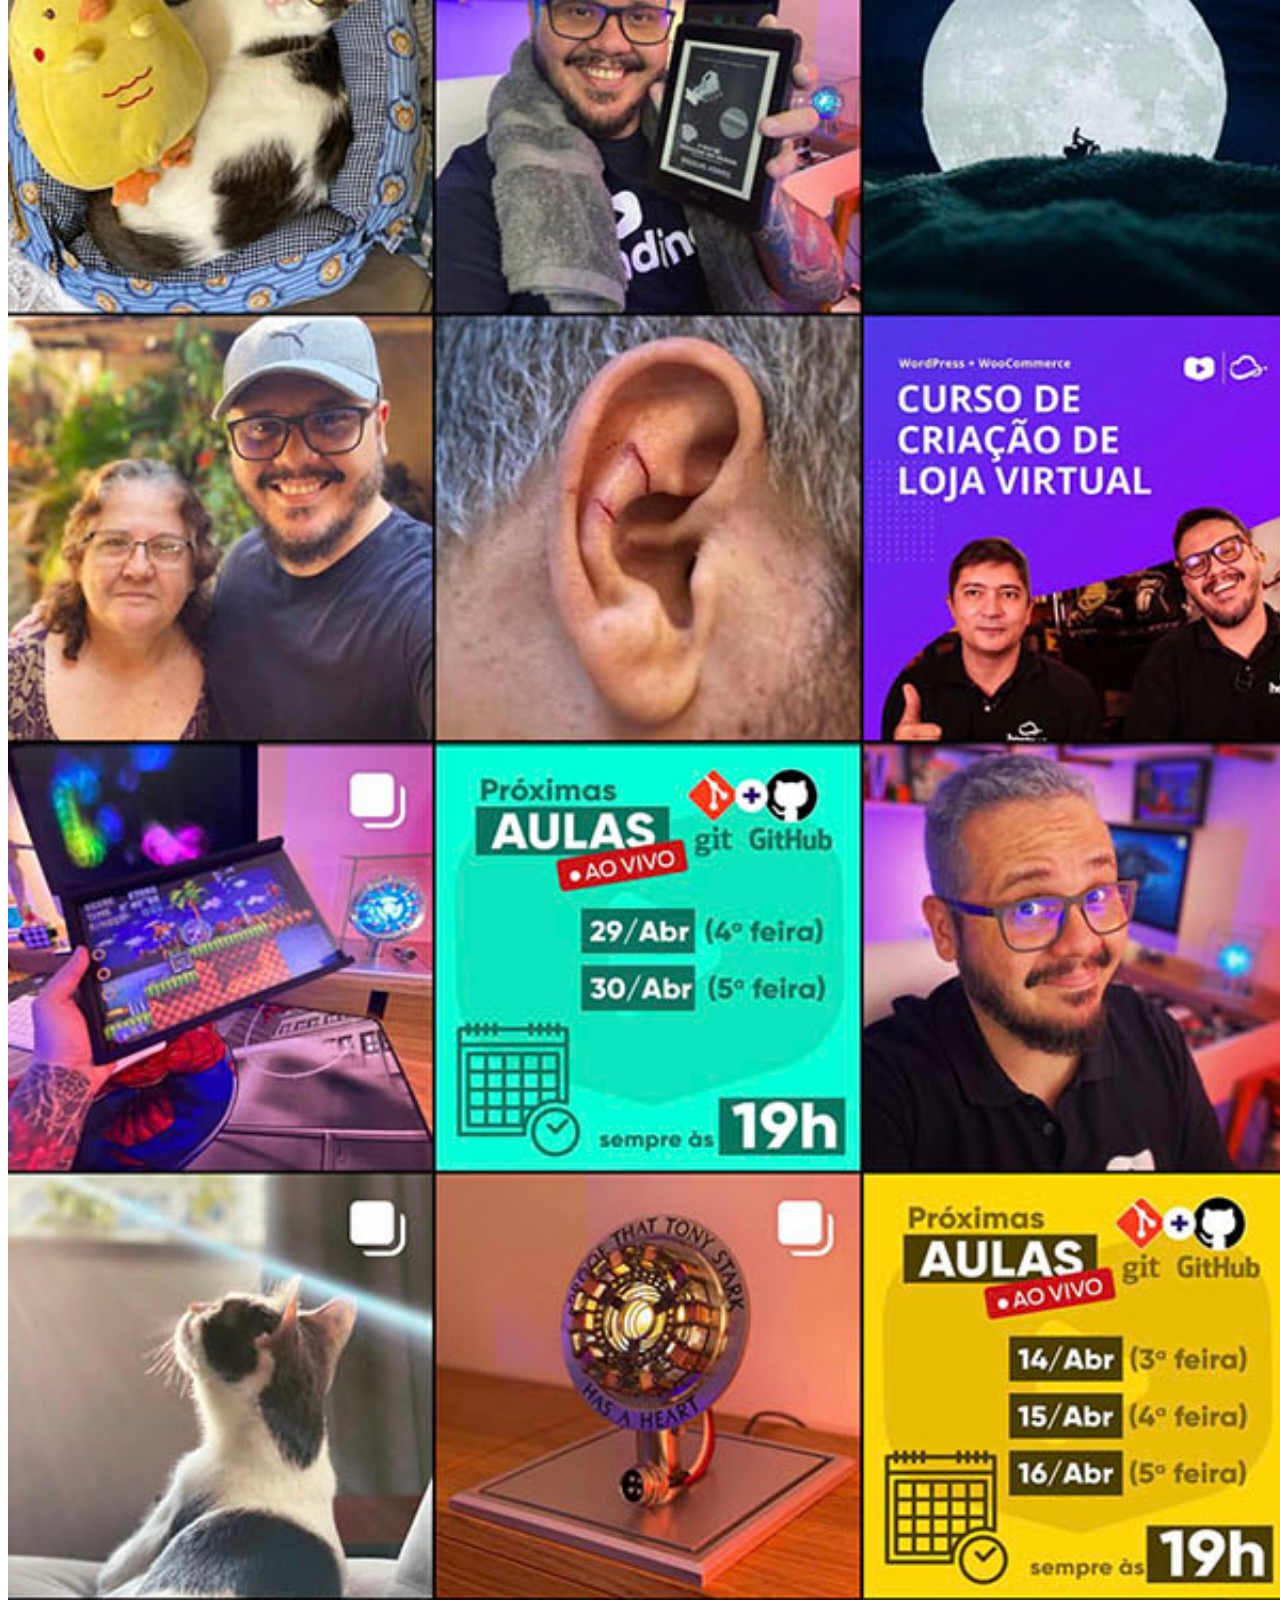
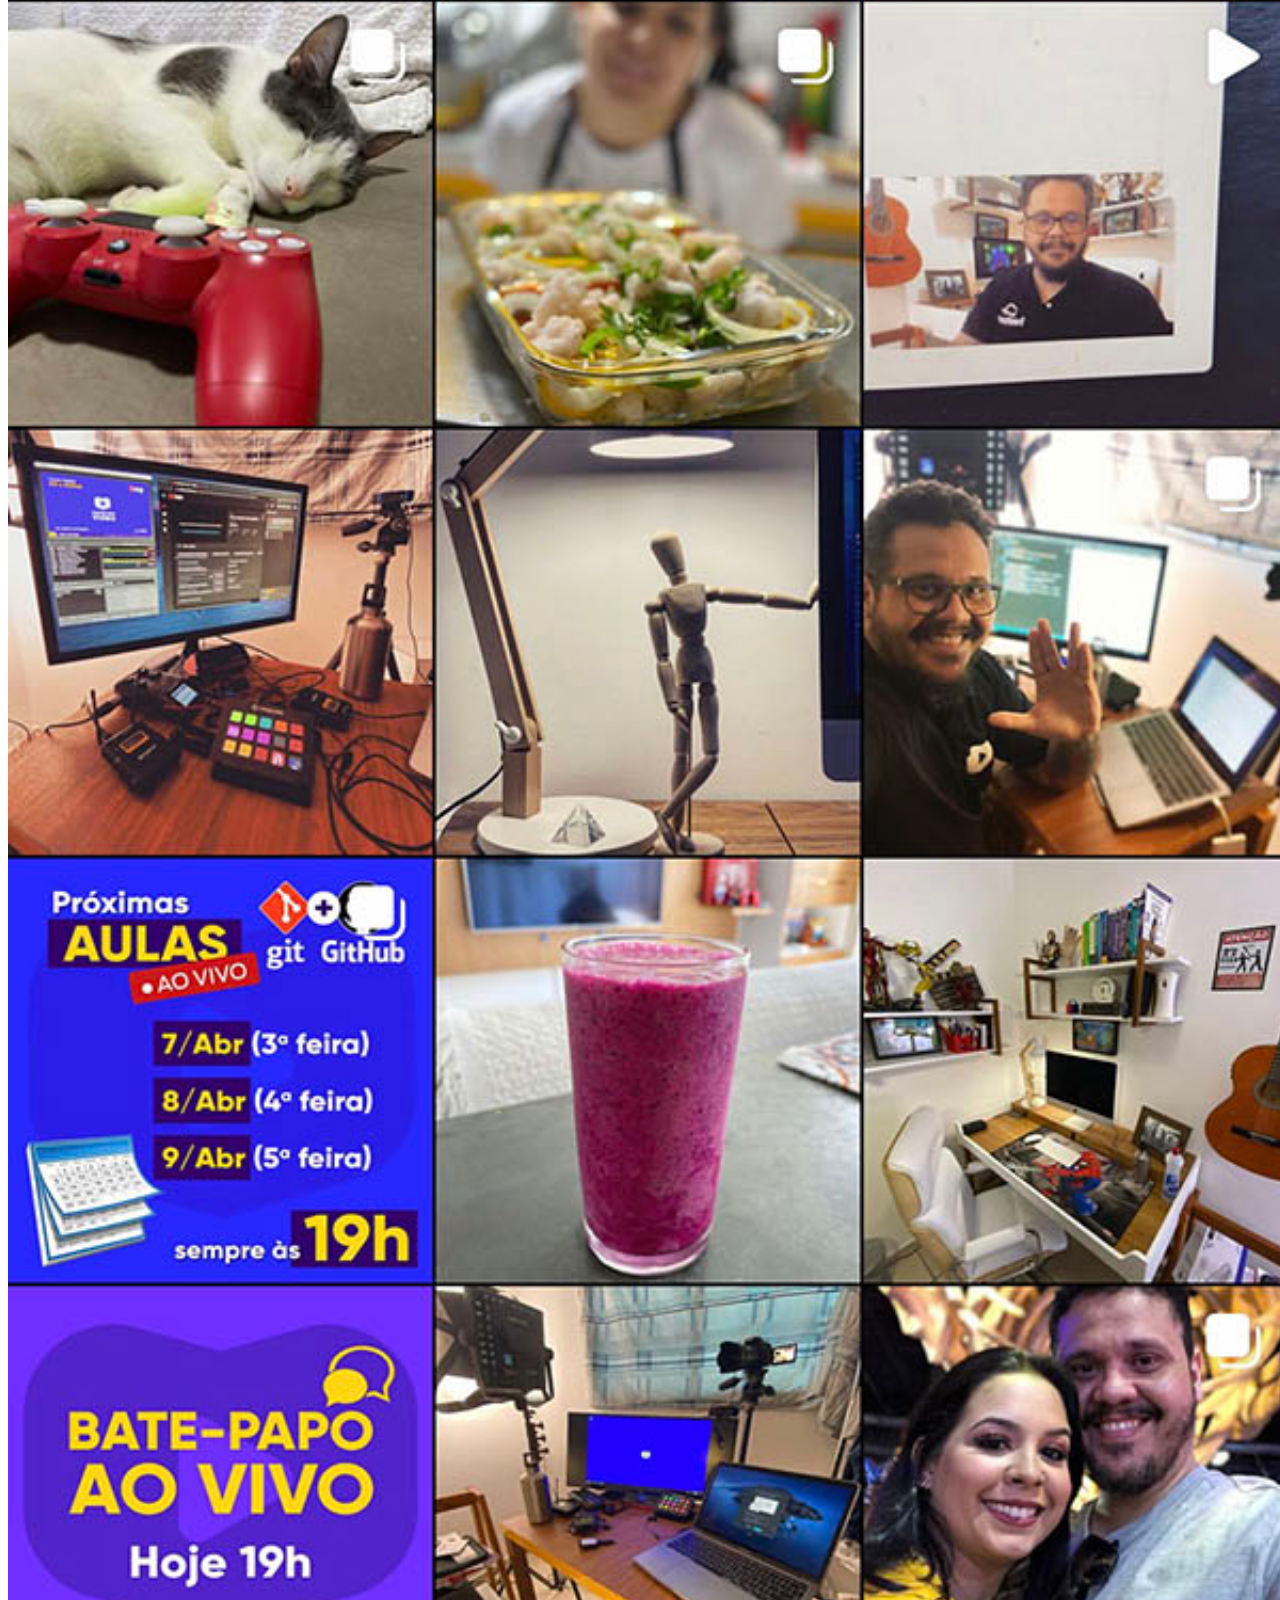
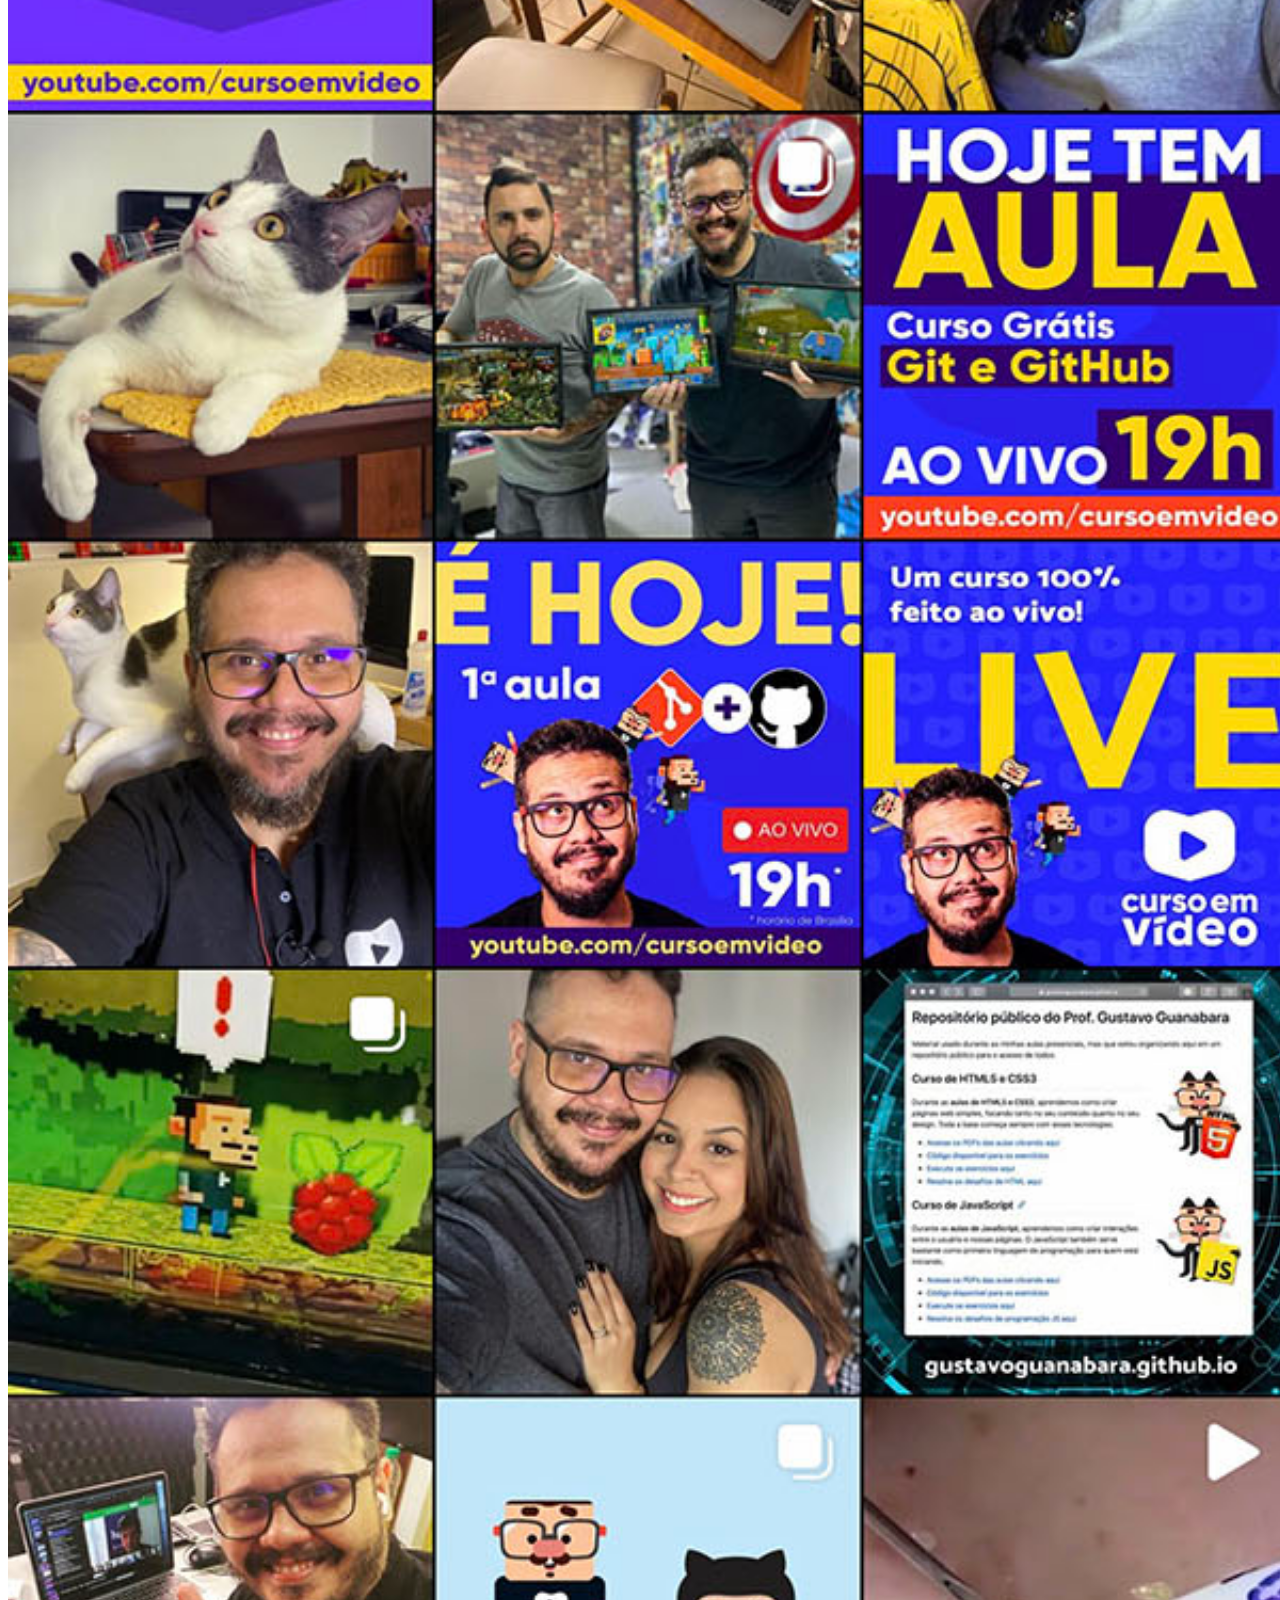
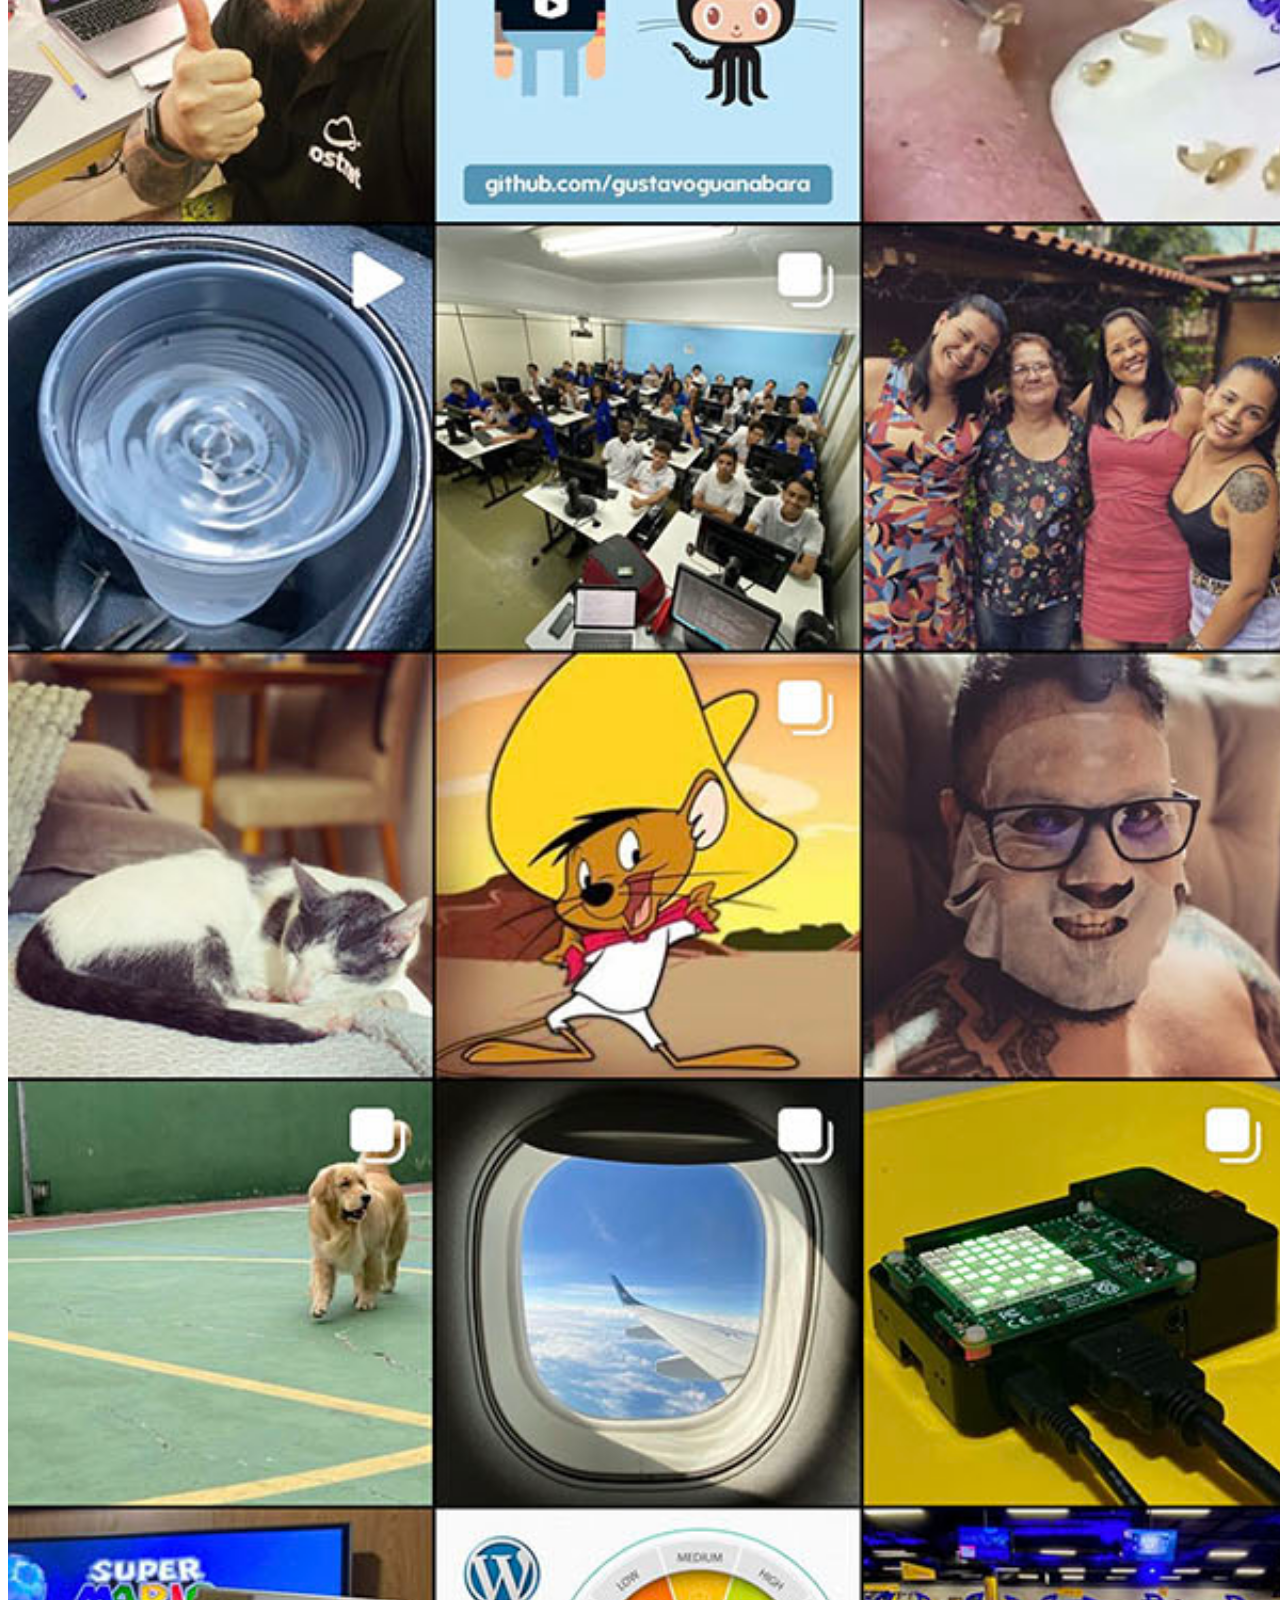
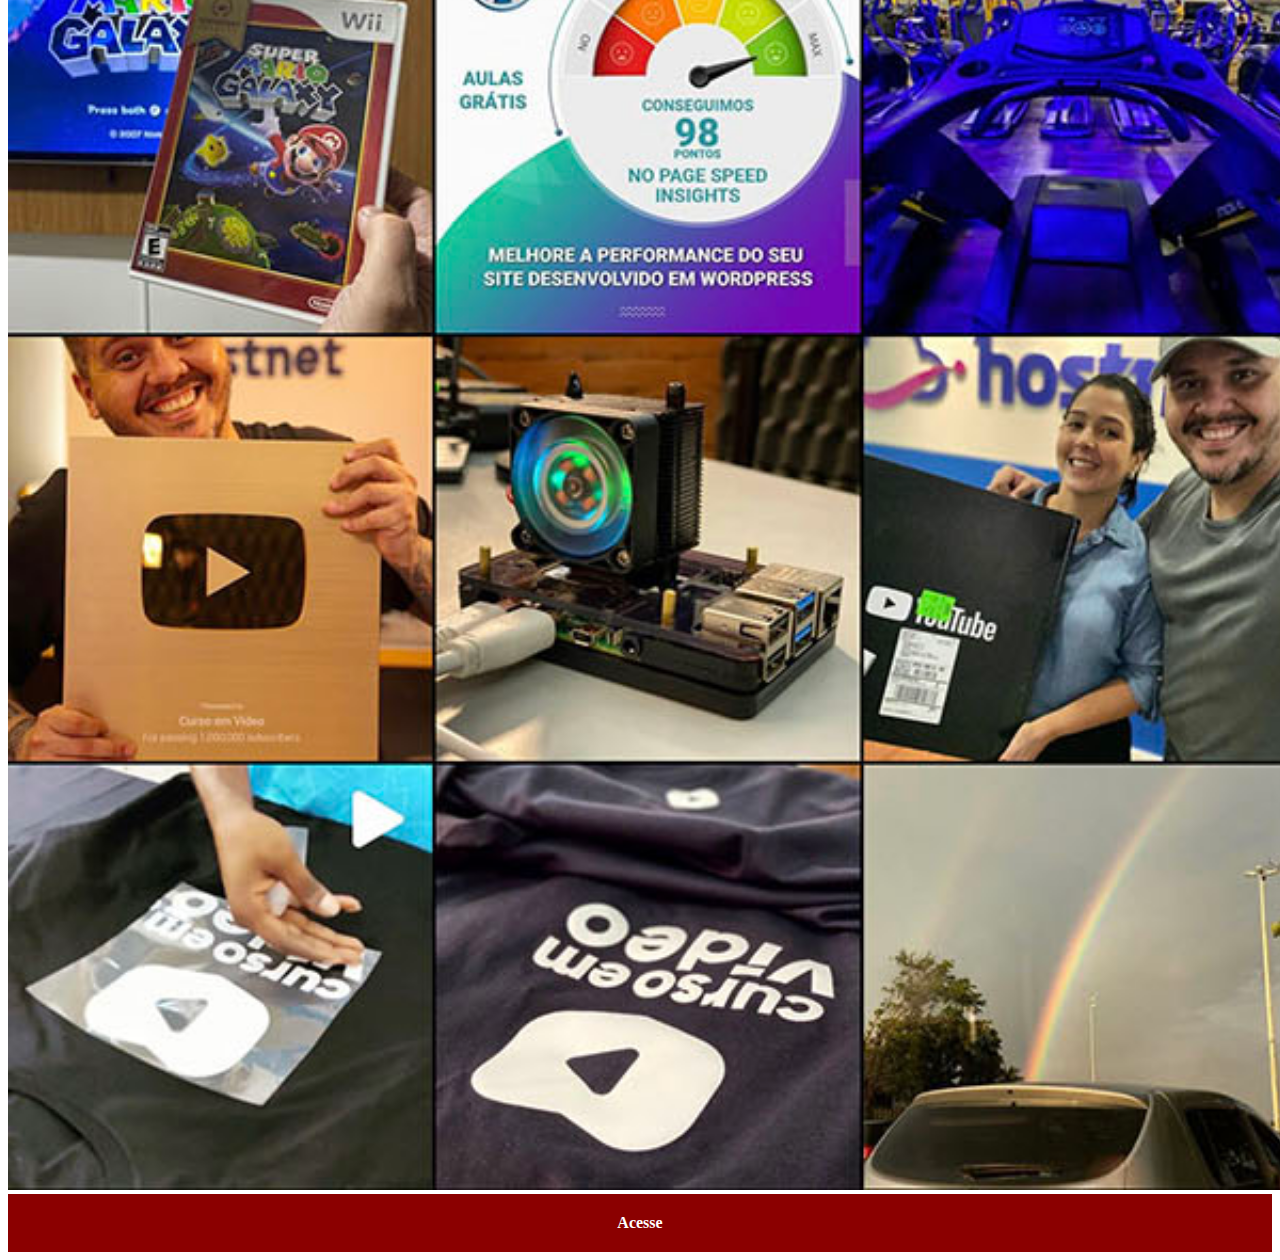
<file: instagram.html>
<!DOCTYPE html>
<html lang="pt-br">
<head>
    <meta charset="UTF-8">
    <meta http-equiv="X-UA-Compatible" content="IE=edge">
    <meta name="viewport" content="width=device-width, initial-scale=1.0">
    <title>Instagram</title>
    <link rel="stylesheet" href="estilos/social.css">
</head>
<body>
    <img src="imagens/tela-instagram.jpg" alt="instagram">
    <a href="https://www.instagram.com/gustavoguanabara/" target="_blank">Acesse</a>
</body>
</html>
</file>
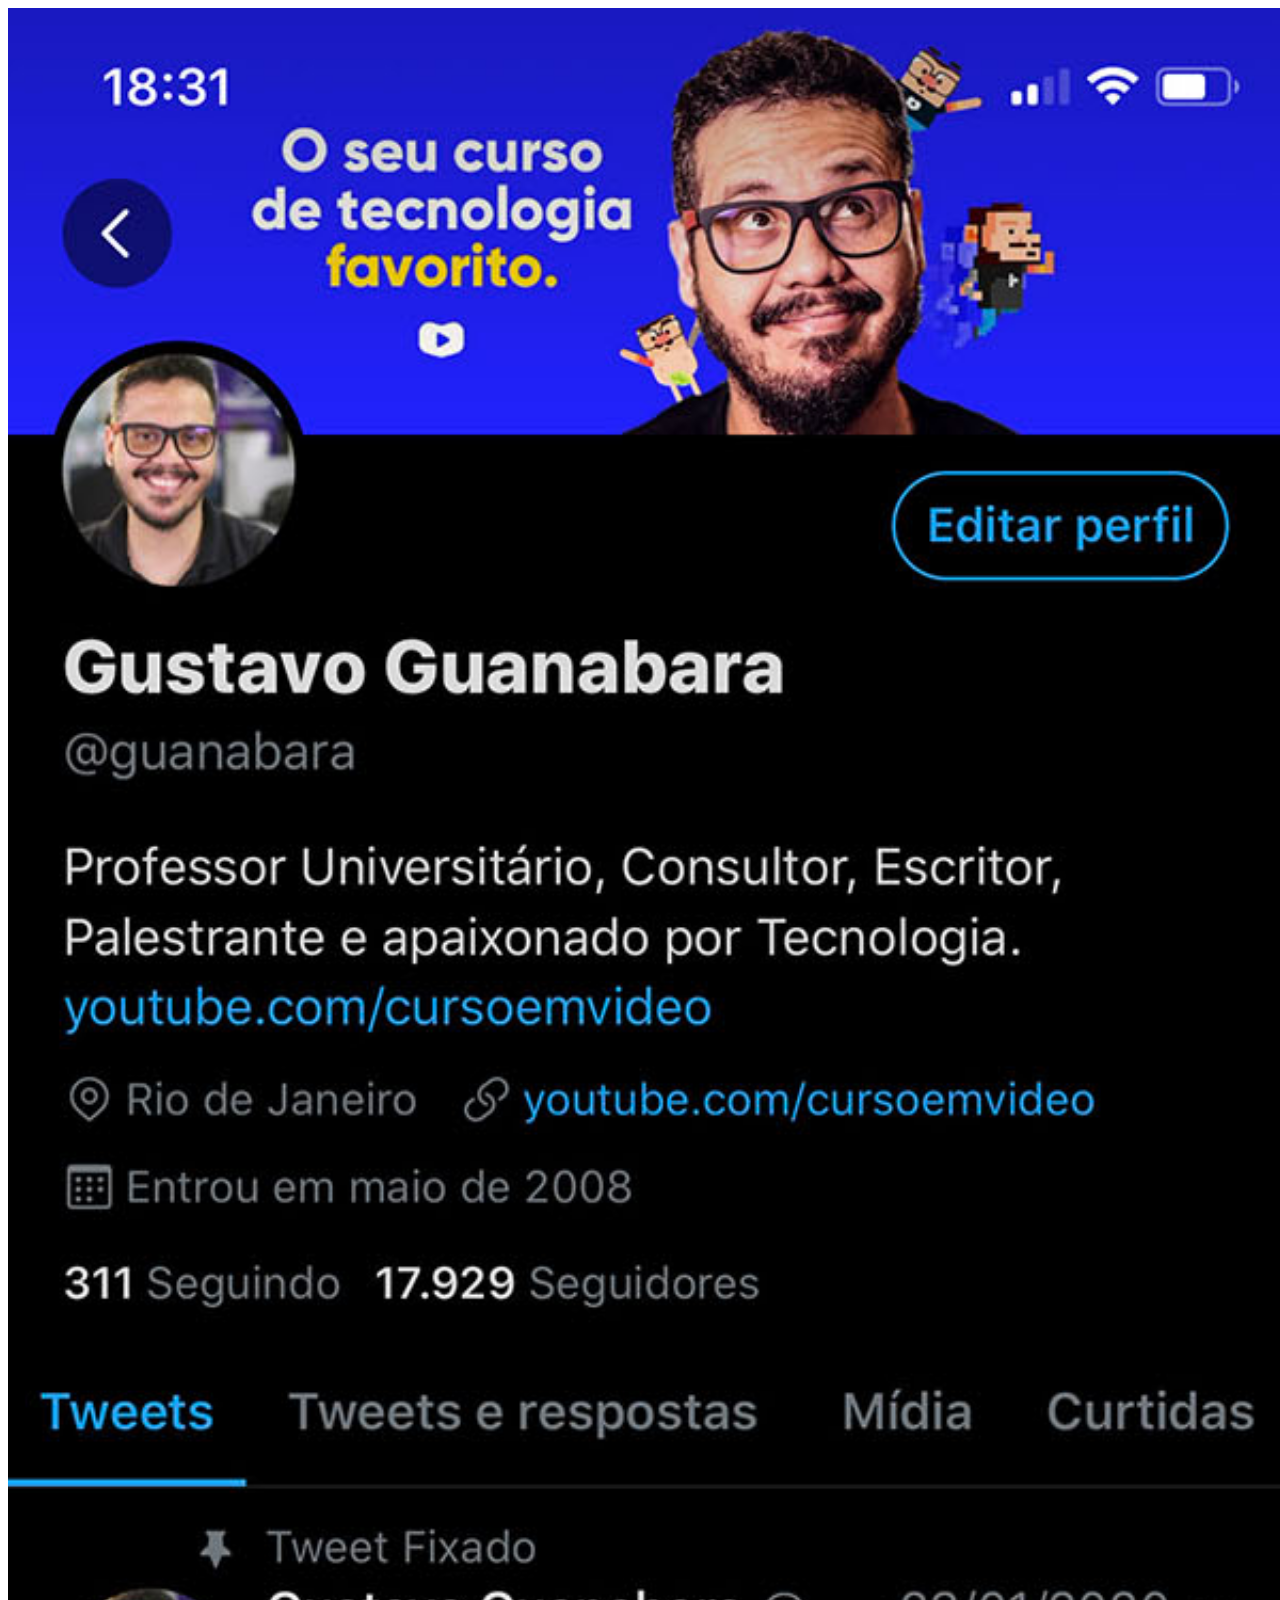
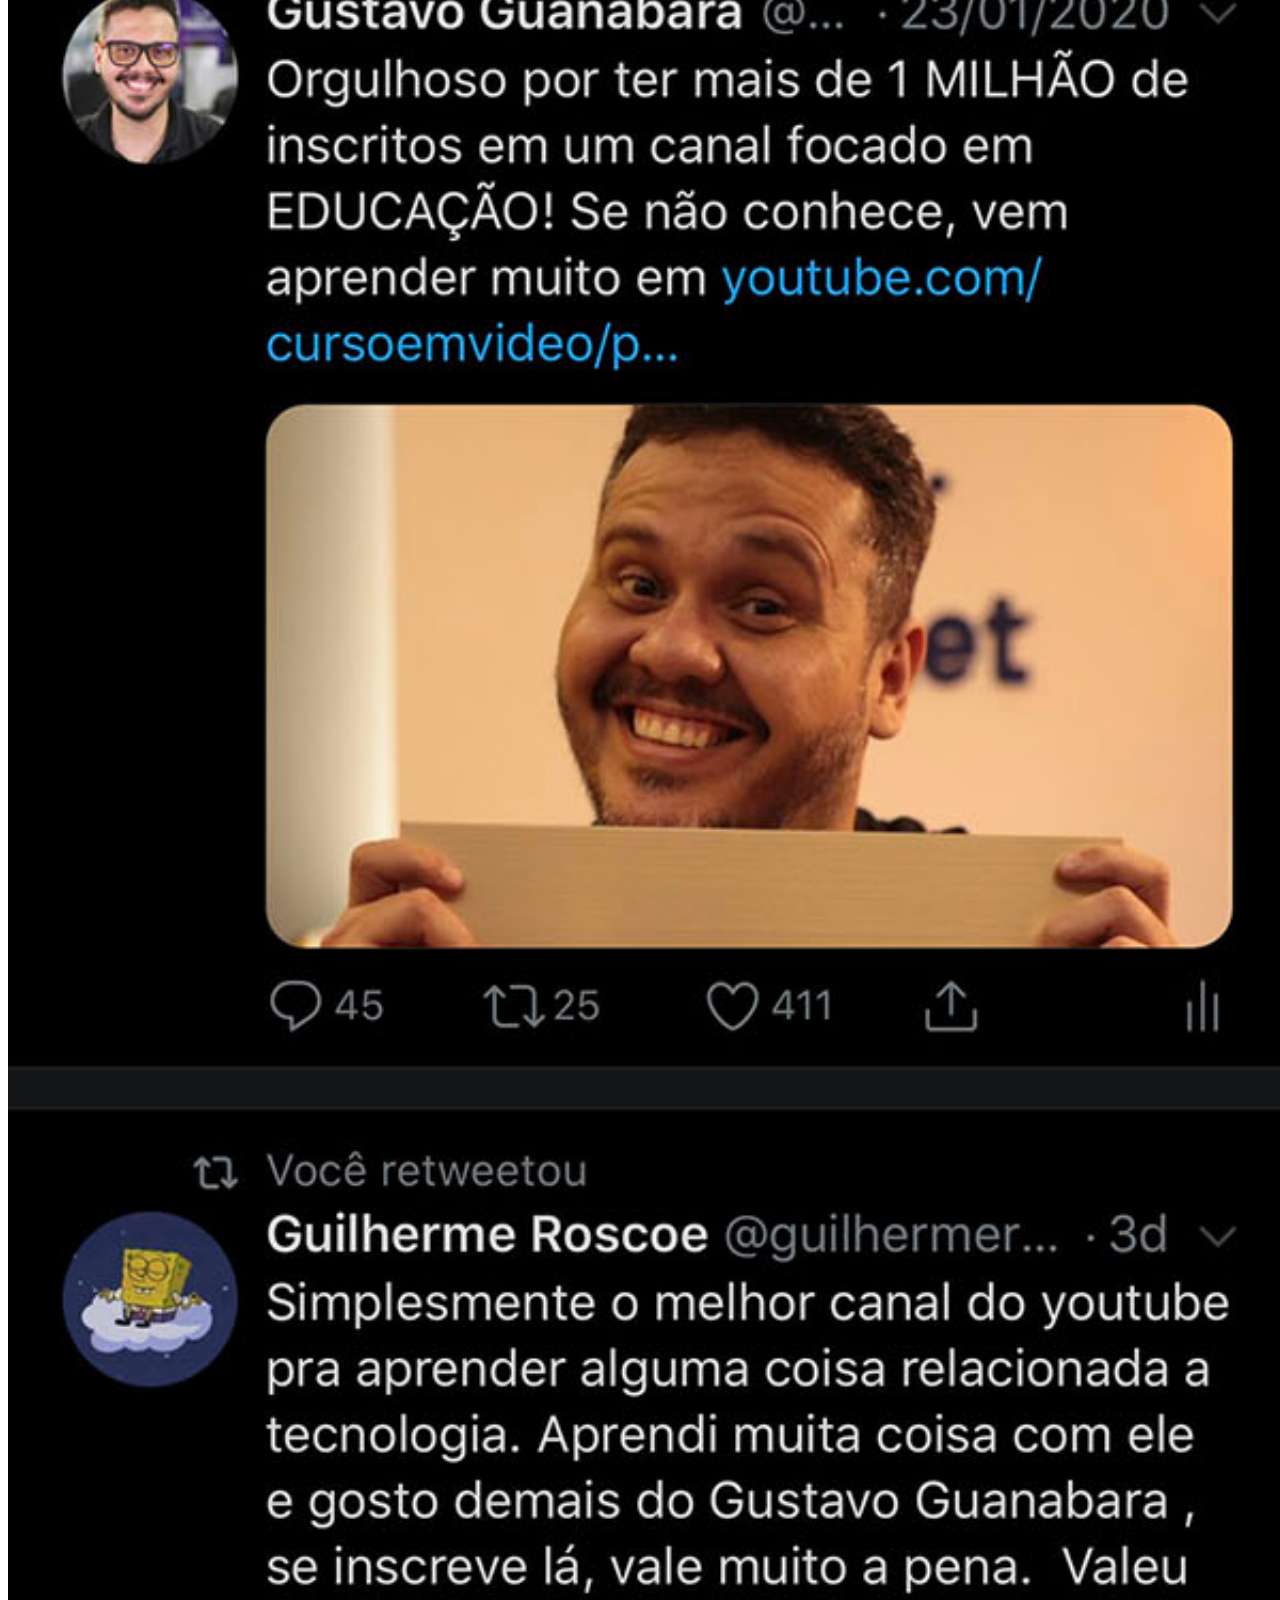
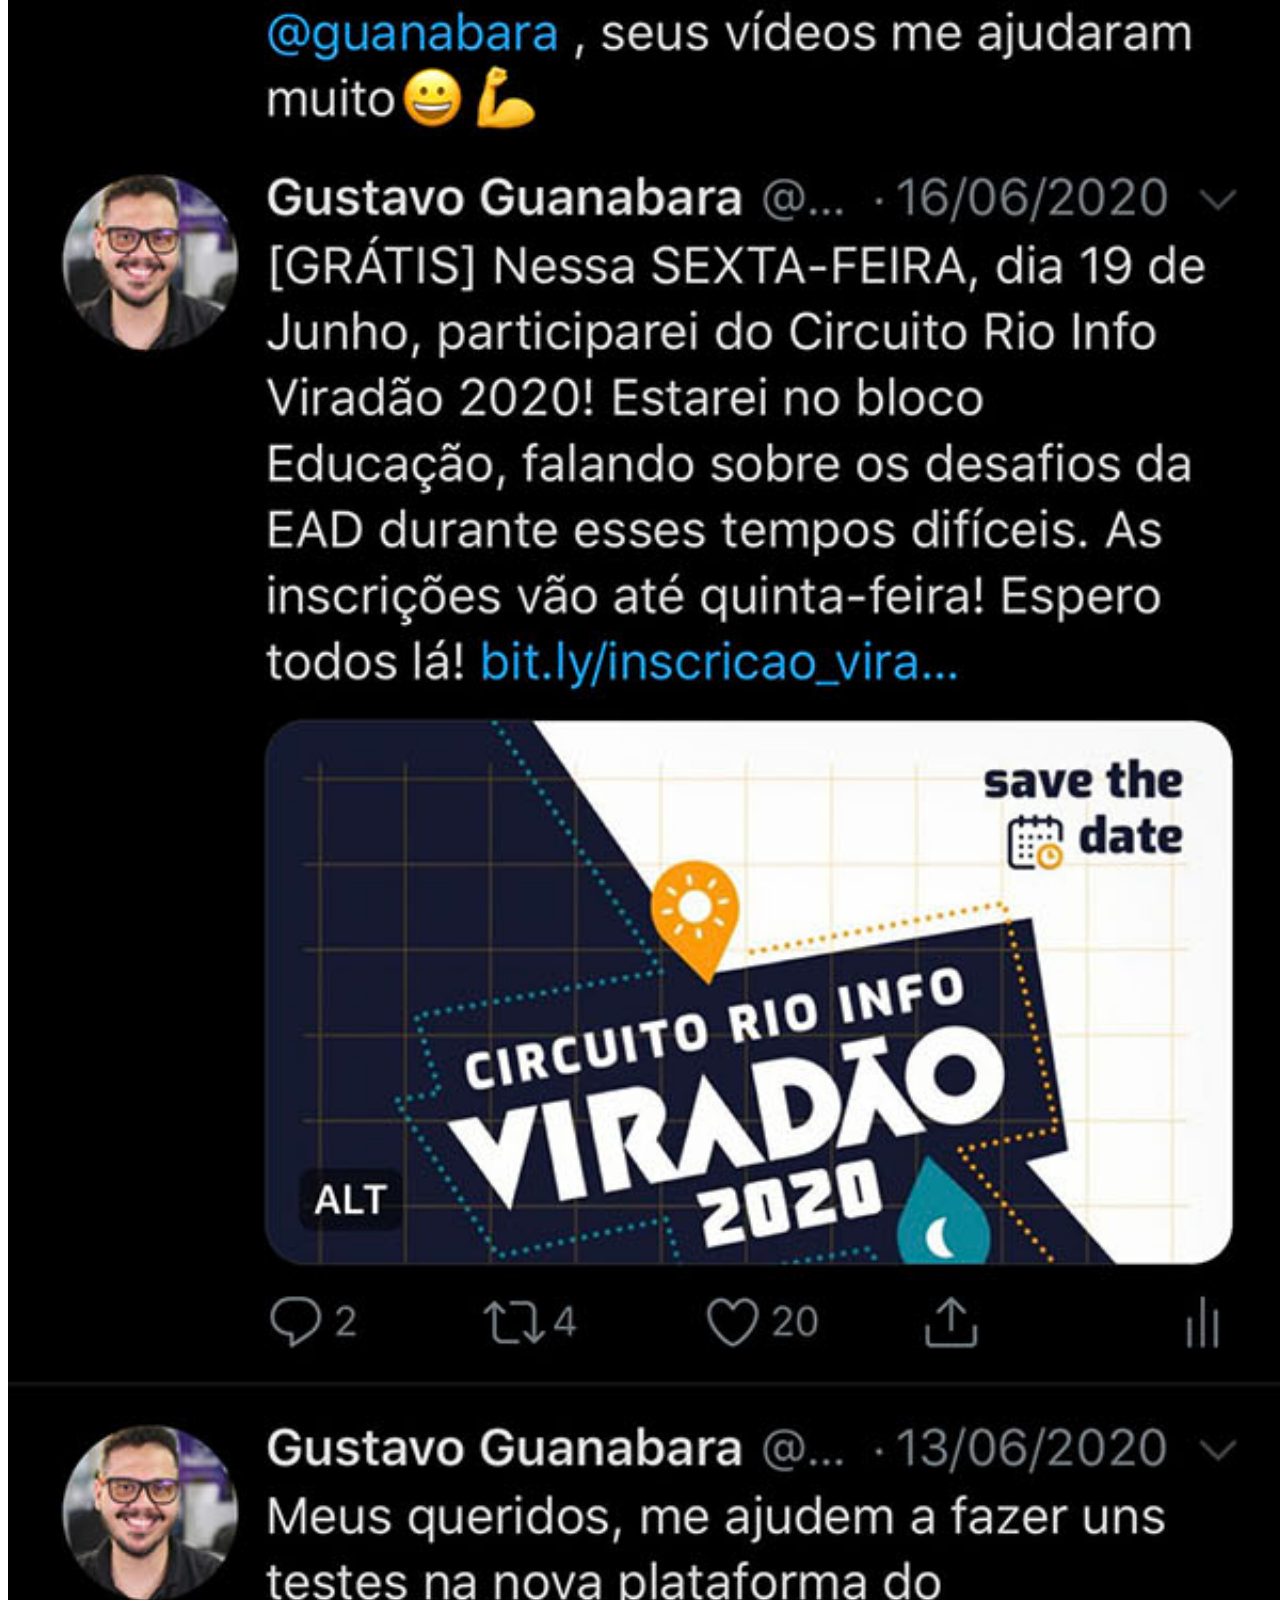
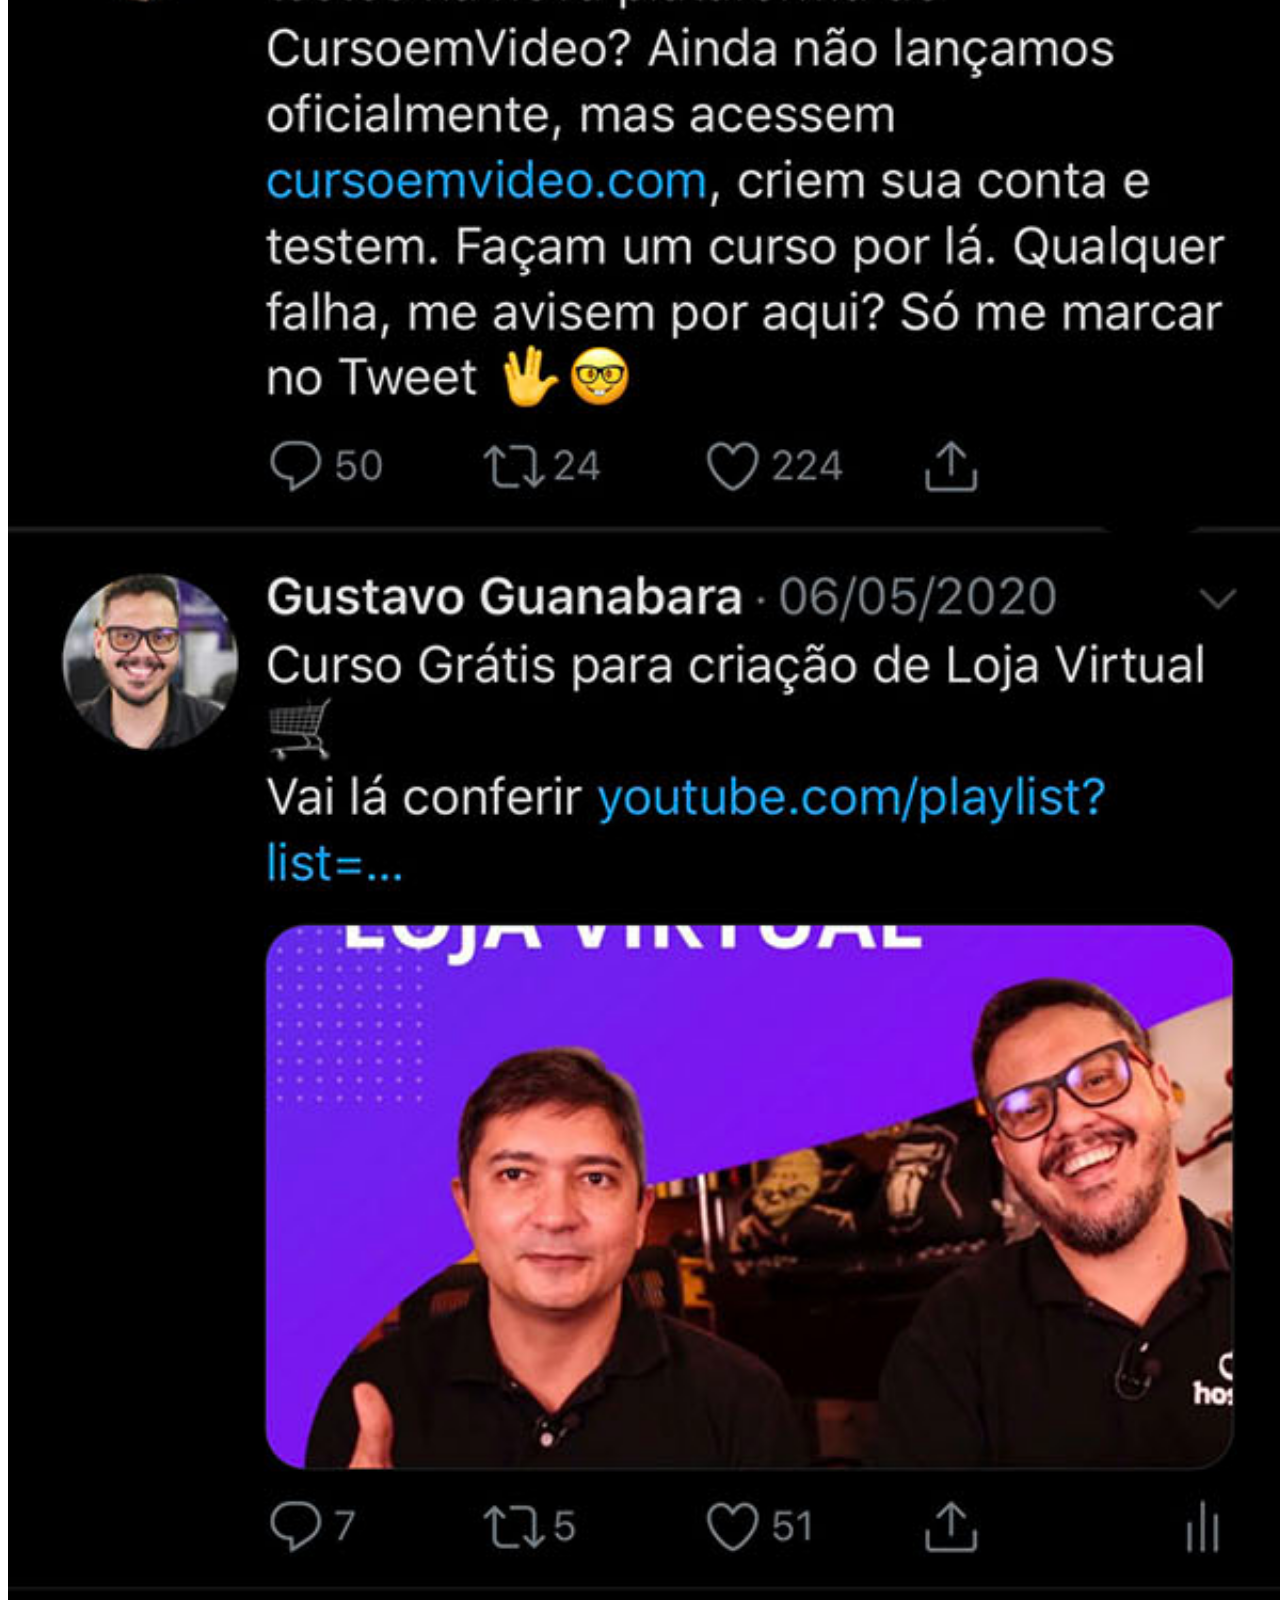
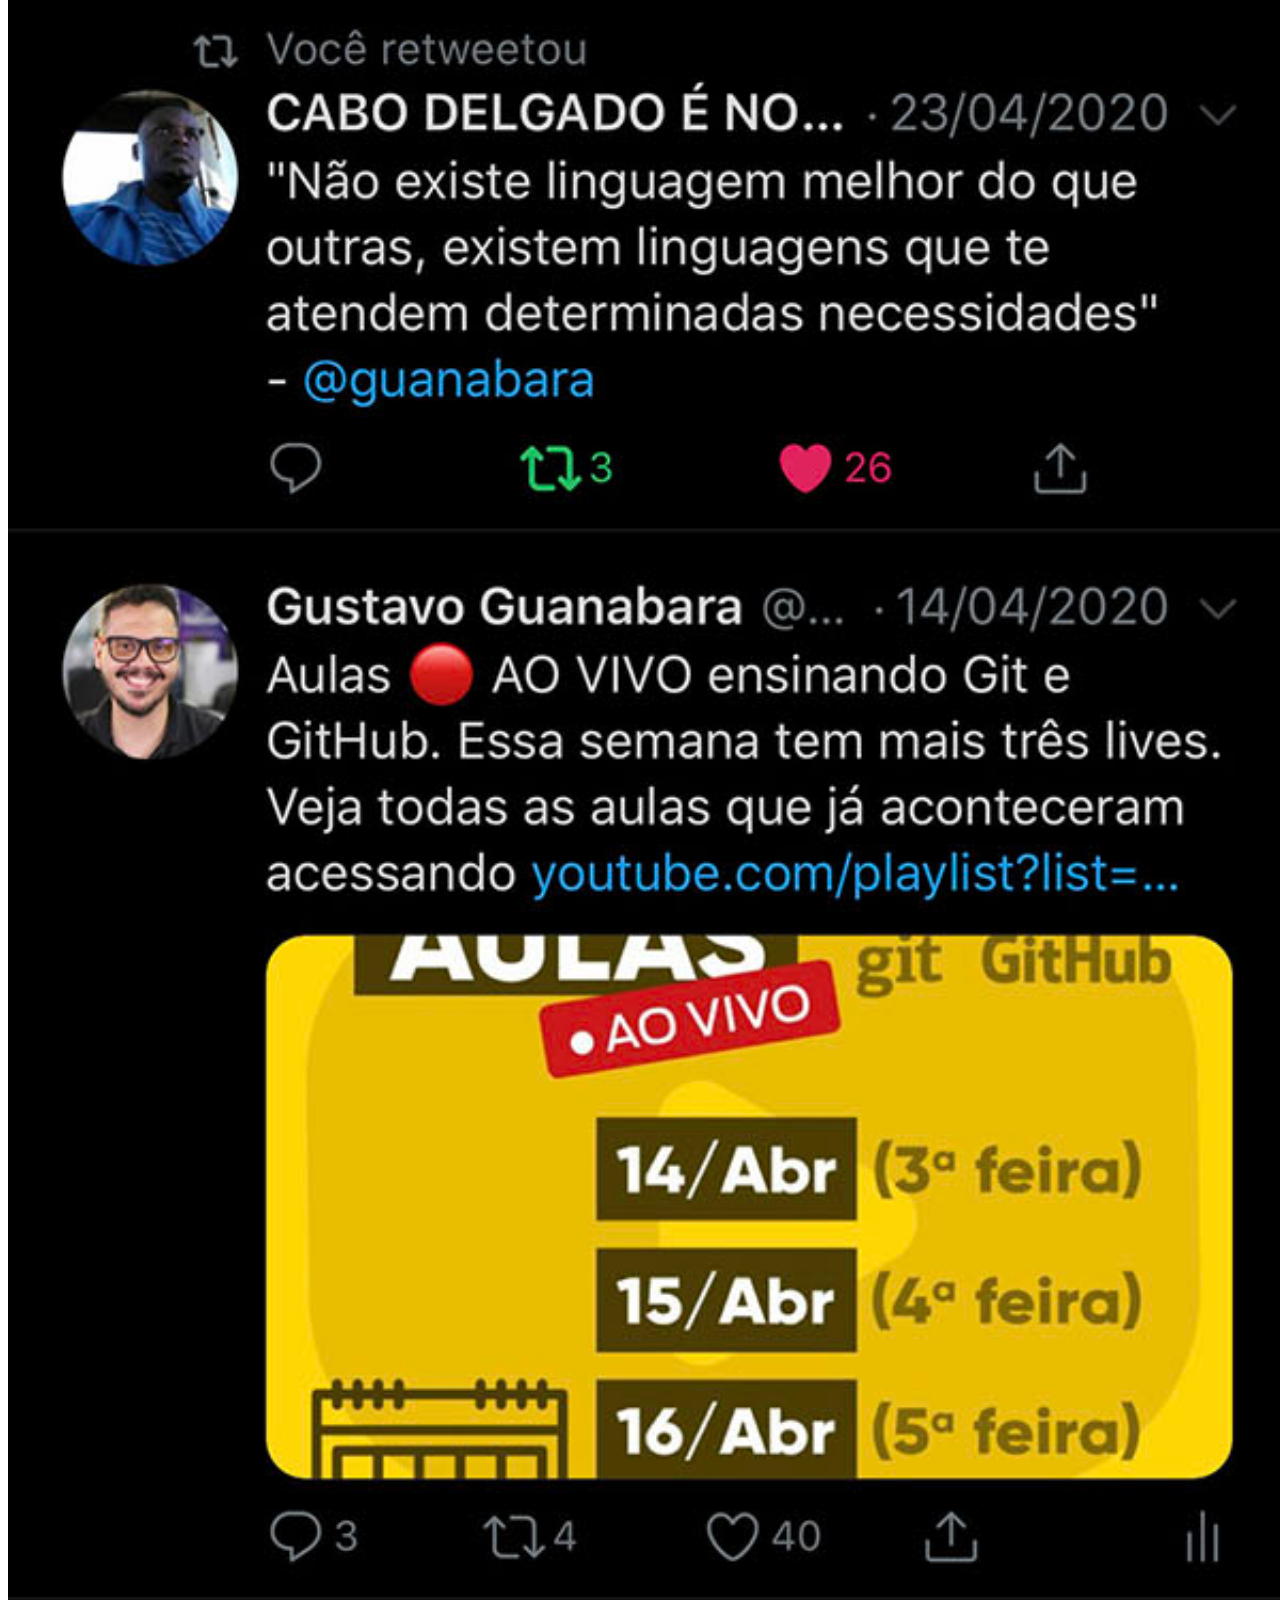
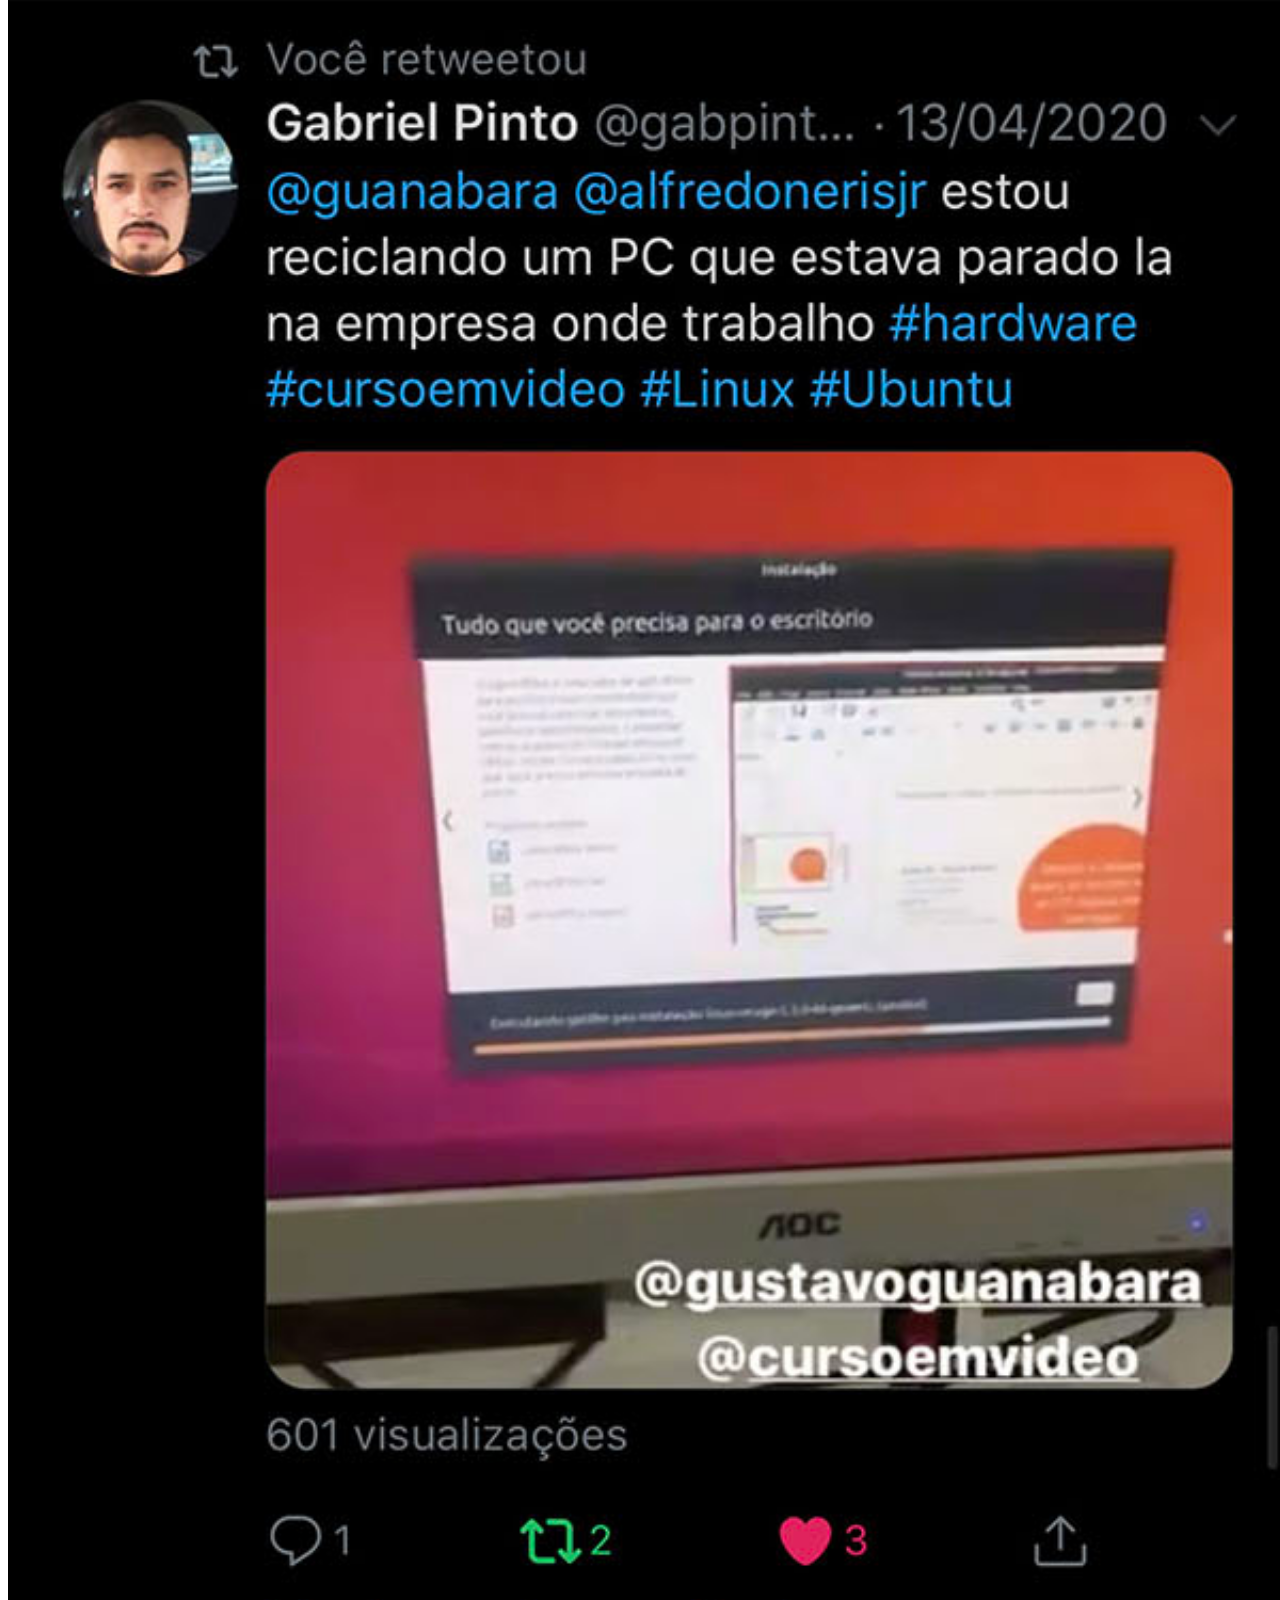
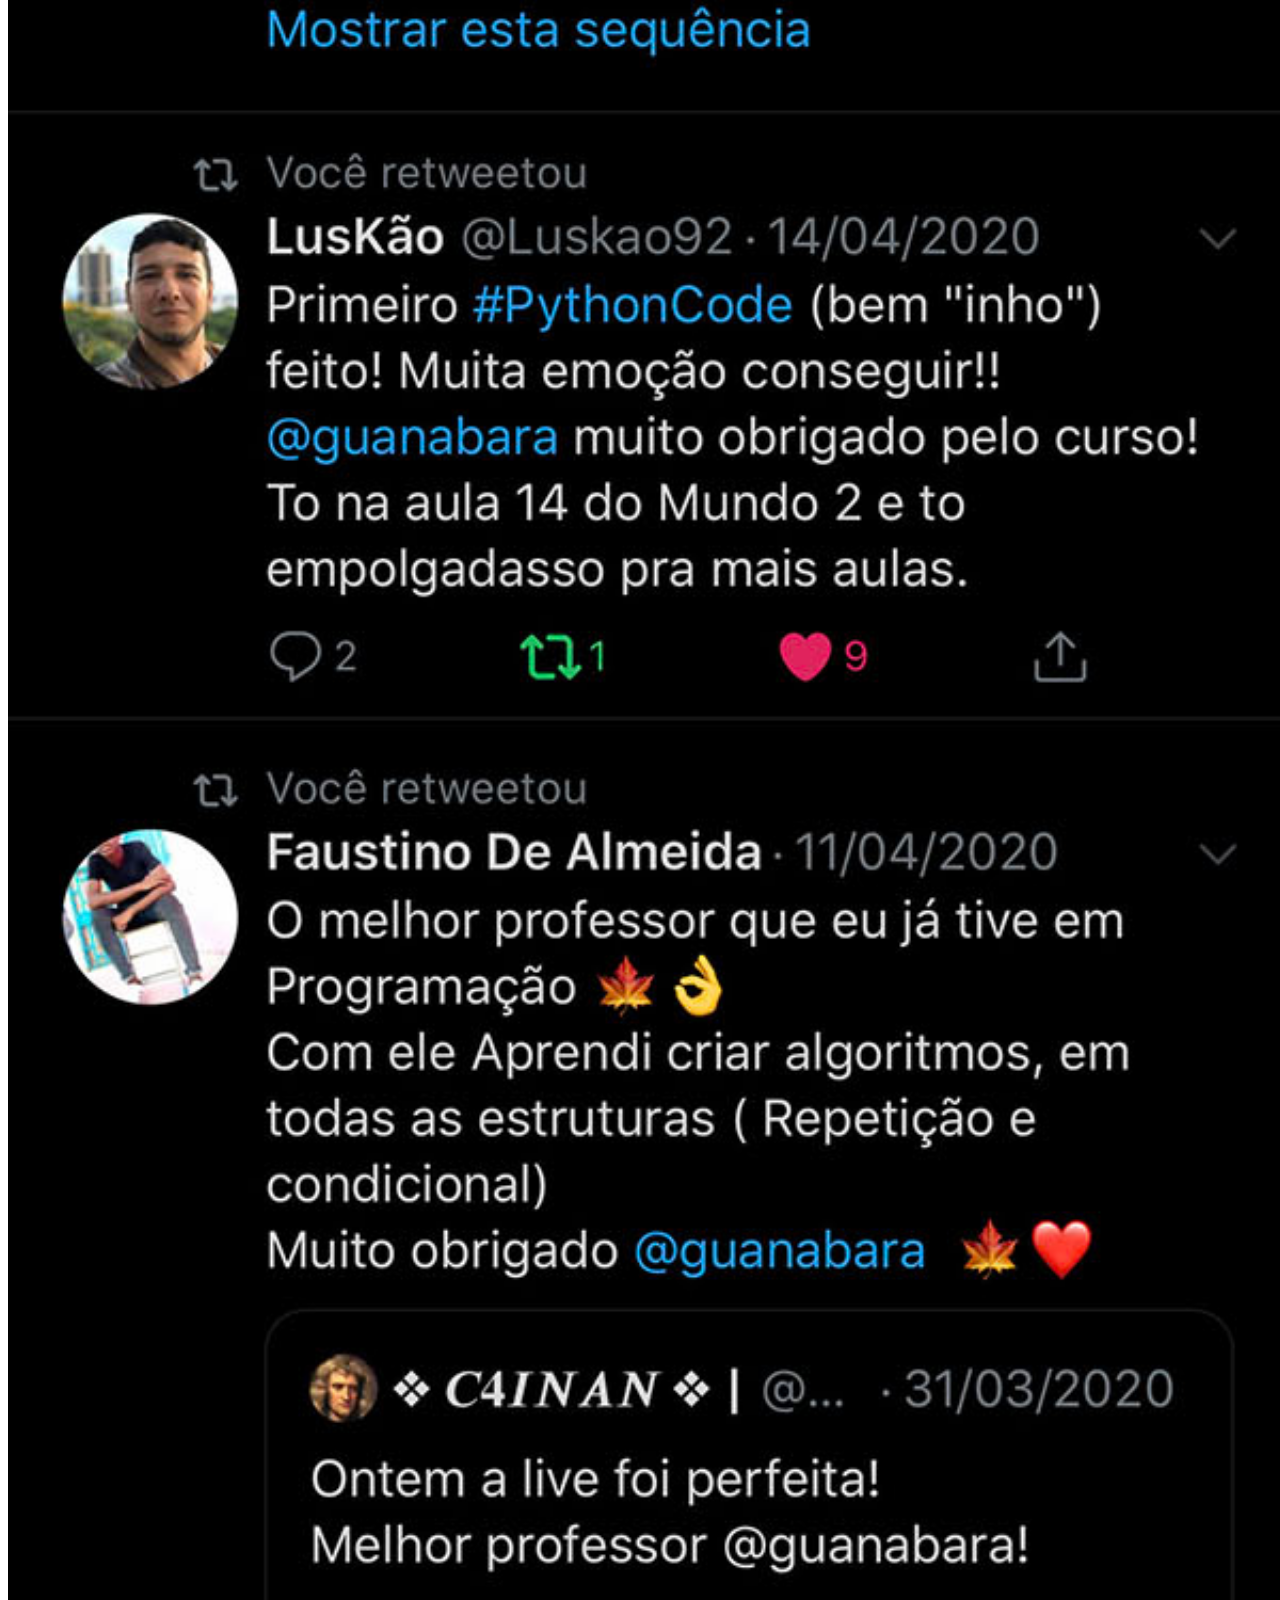
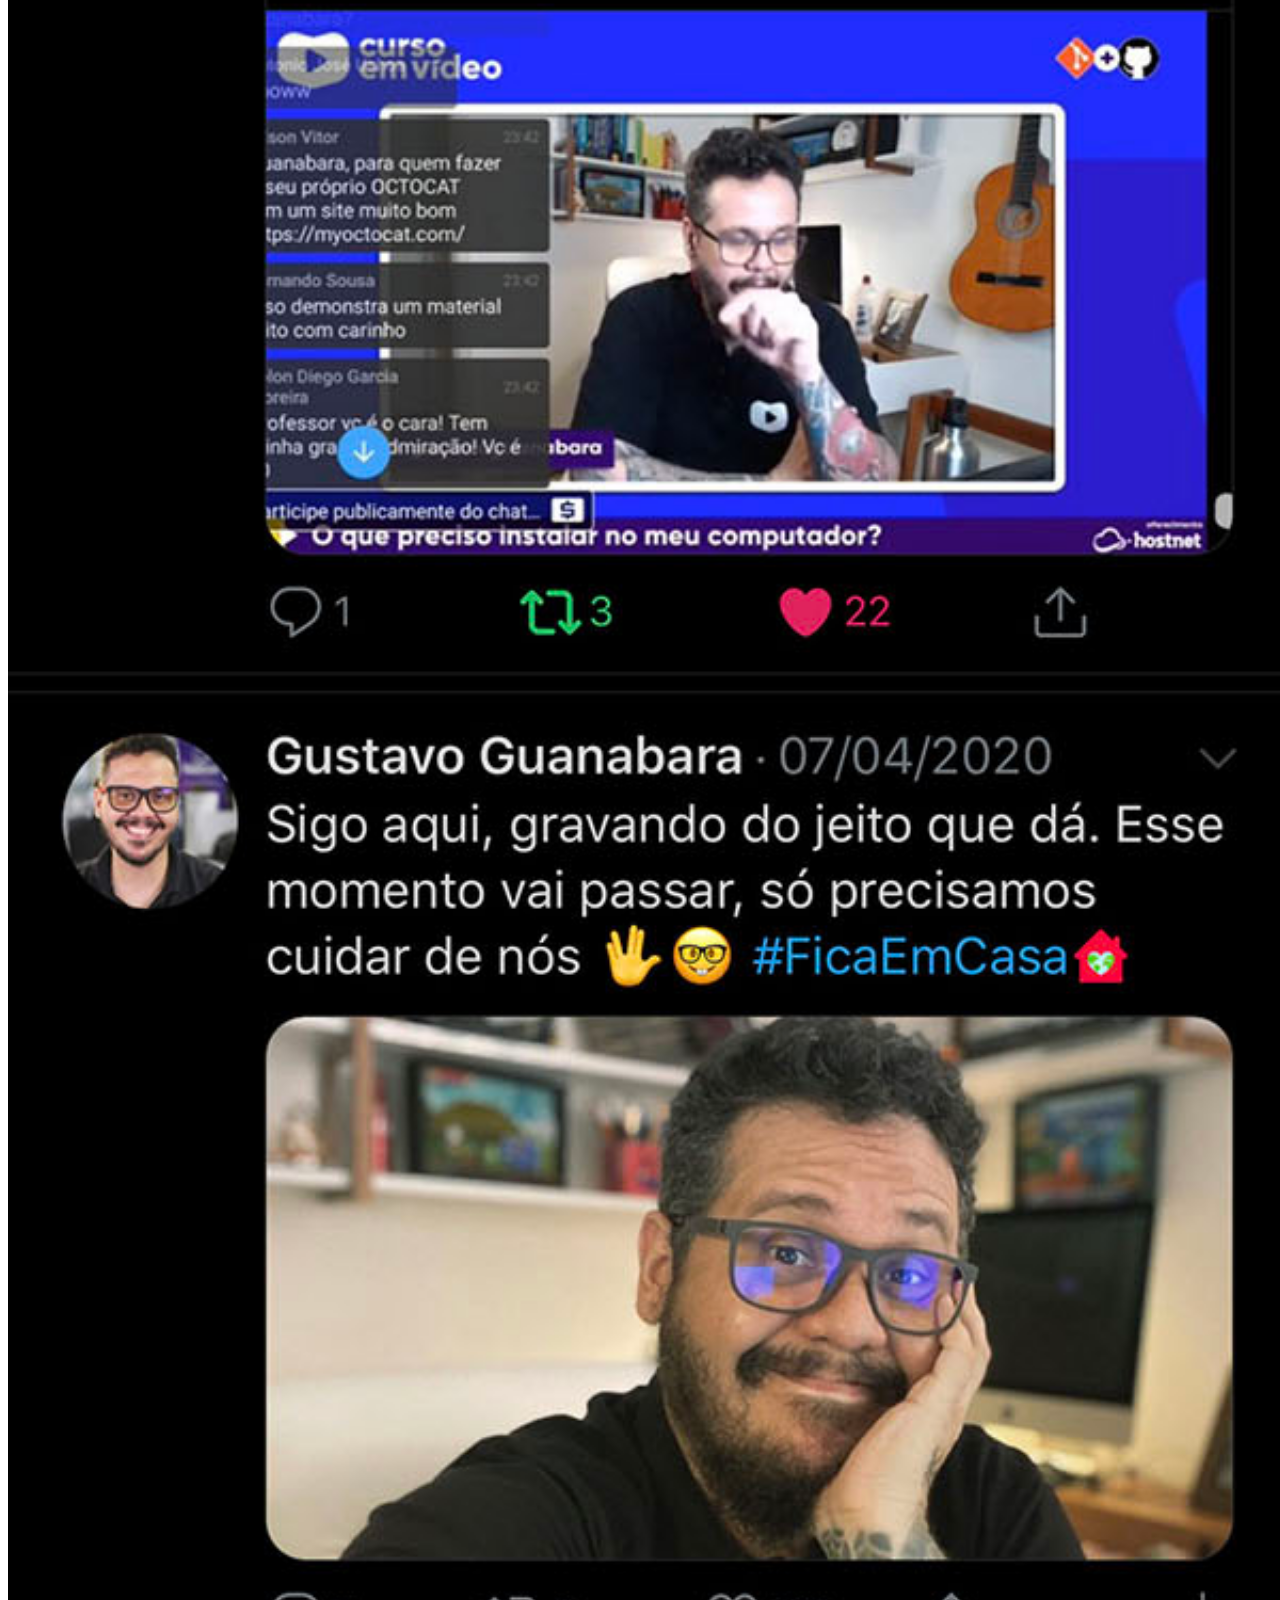
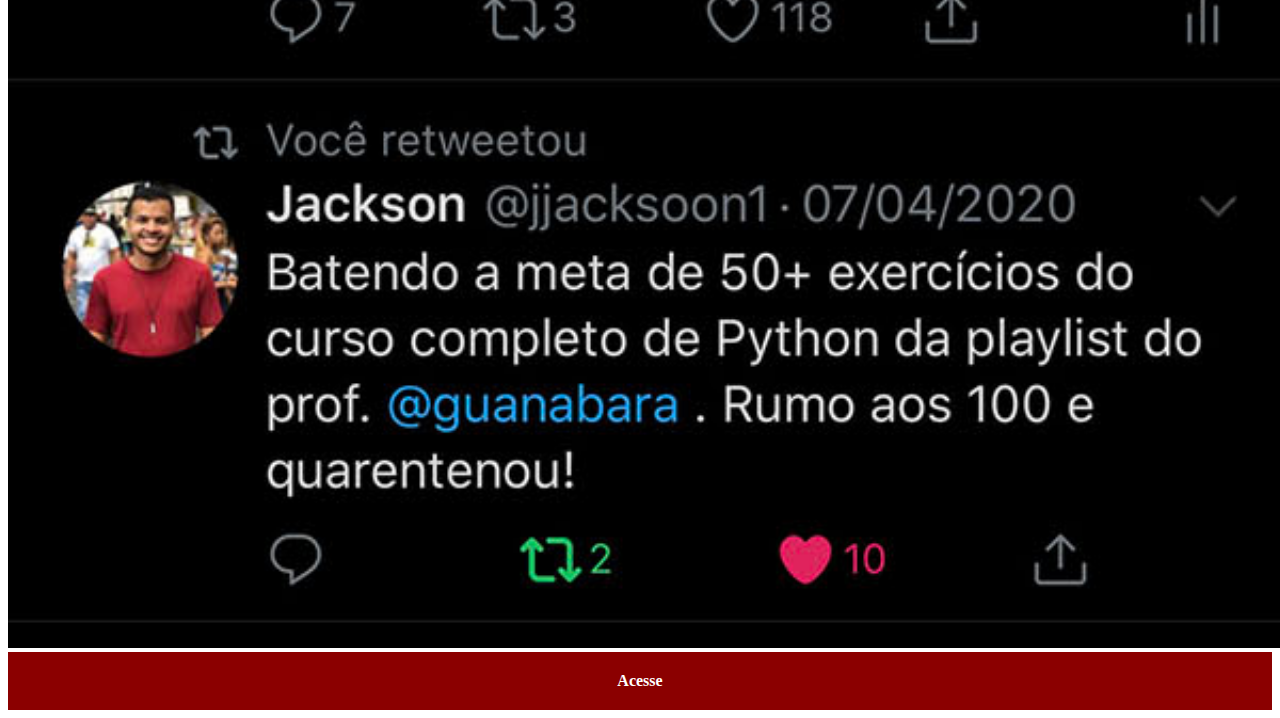
<file: twitter.html>
<!DOCTYPE html>
<html lang="pt-br">
<head>
    <meta charset="UTF-8">
    <meta http-equiv="X-UA-Compatible" content="IE=edge">
    <meta name="viewport" content="width=device-width, initial-scale=1.0">
    <title>Twitter</title>
    <link rel="stylesheet" href="estilos/social.css">
</head>
<body>
    <img src="imagens/tela-twitter.jpg" alt="Twitter">
    <a href="https://twitter.com/guanabara" target="_blank">Acesse</a>
</body>
</html>
</file>
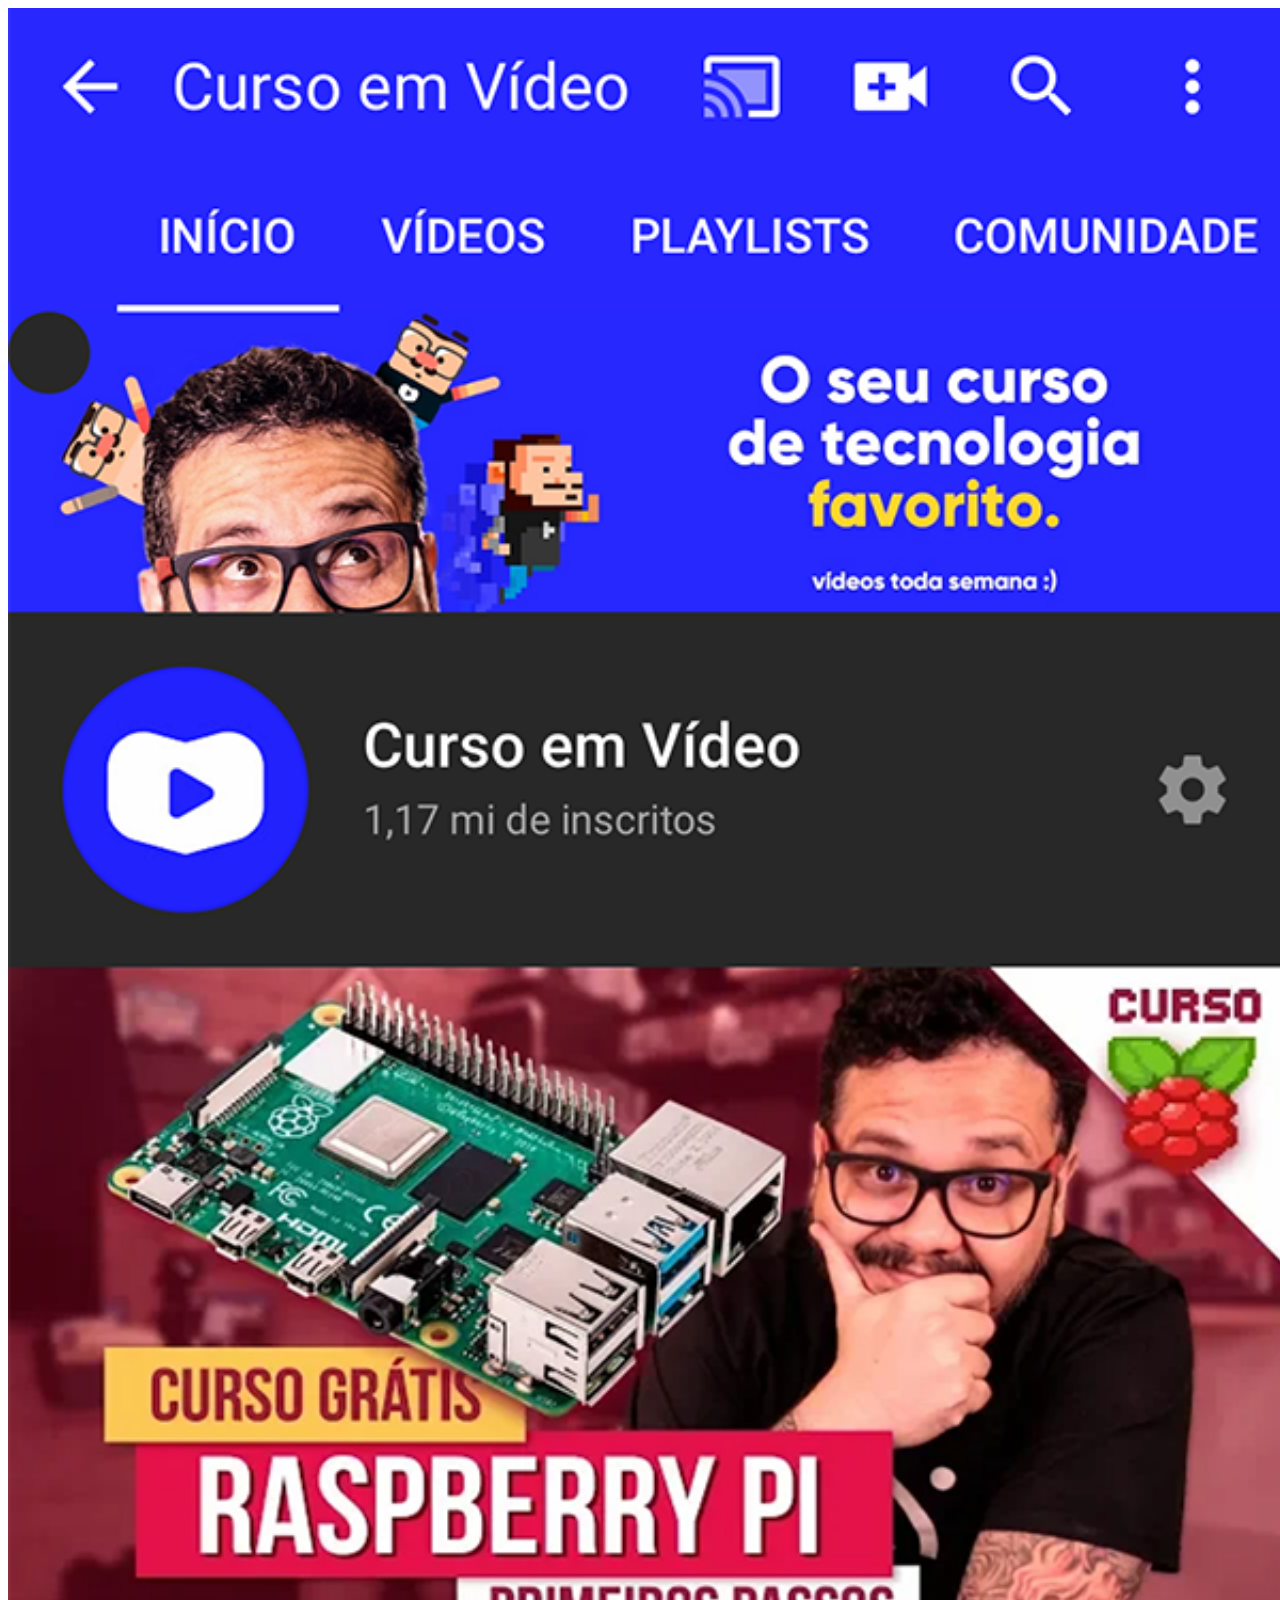
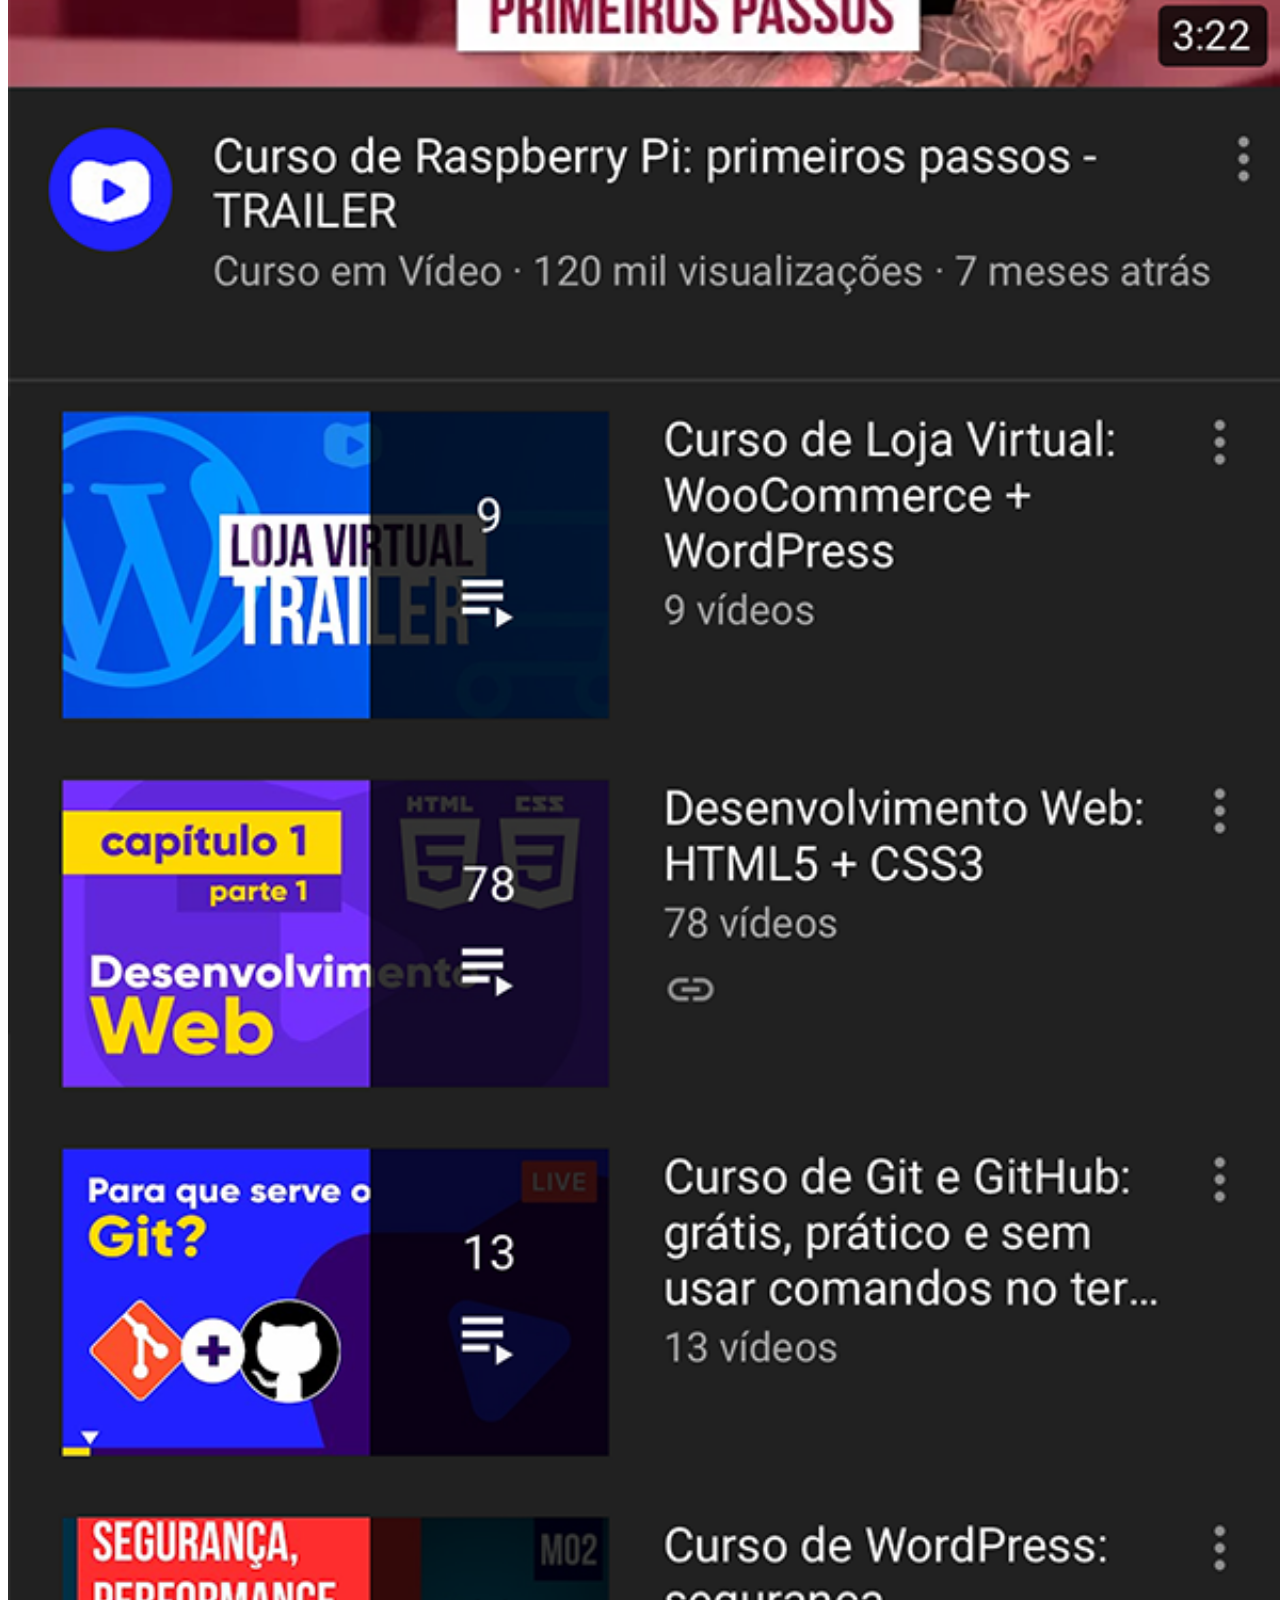
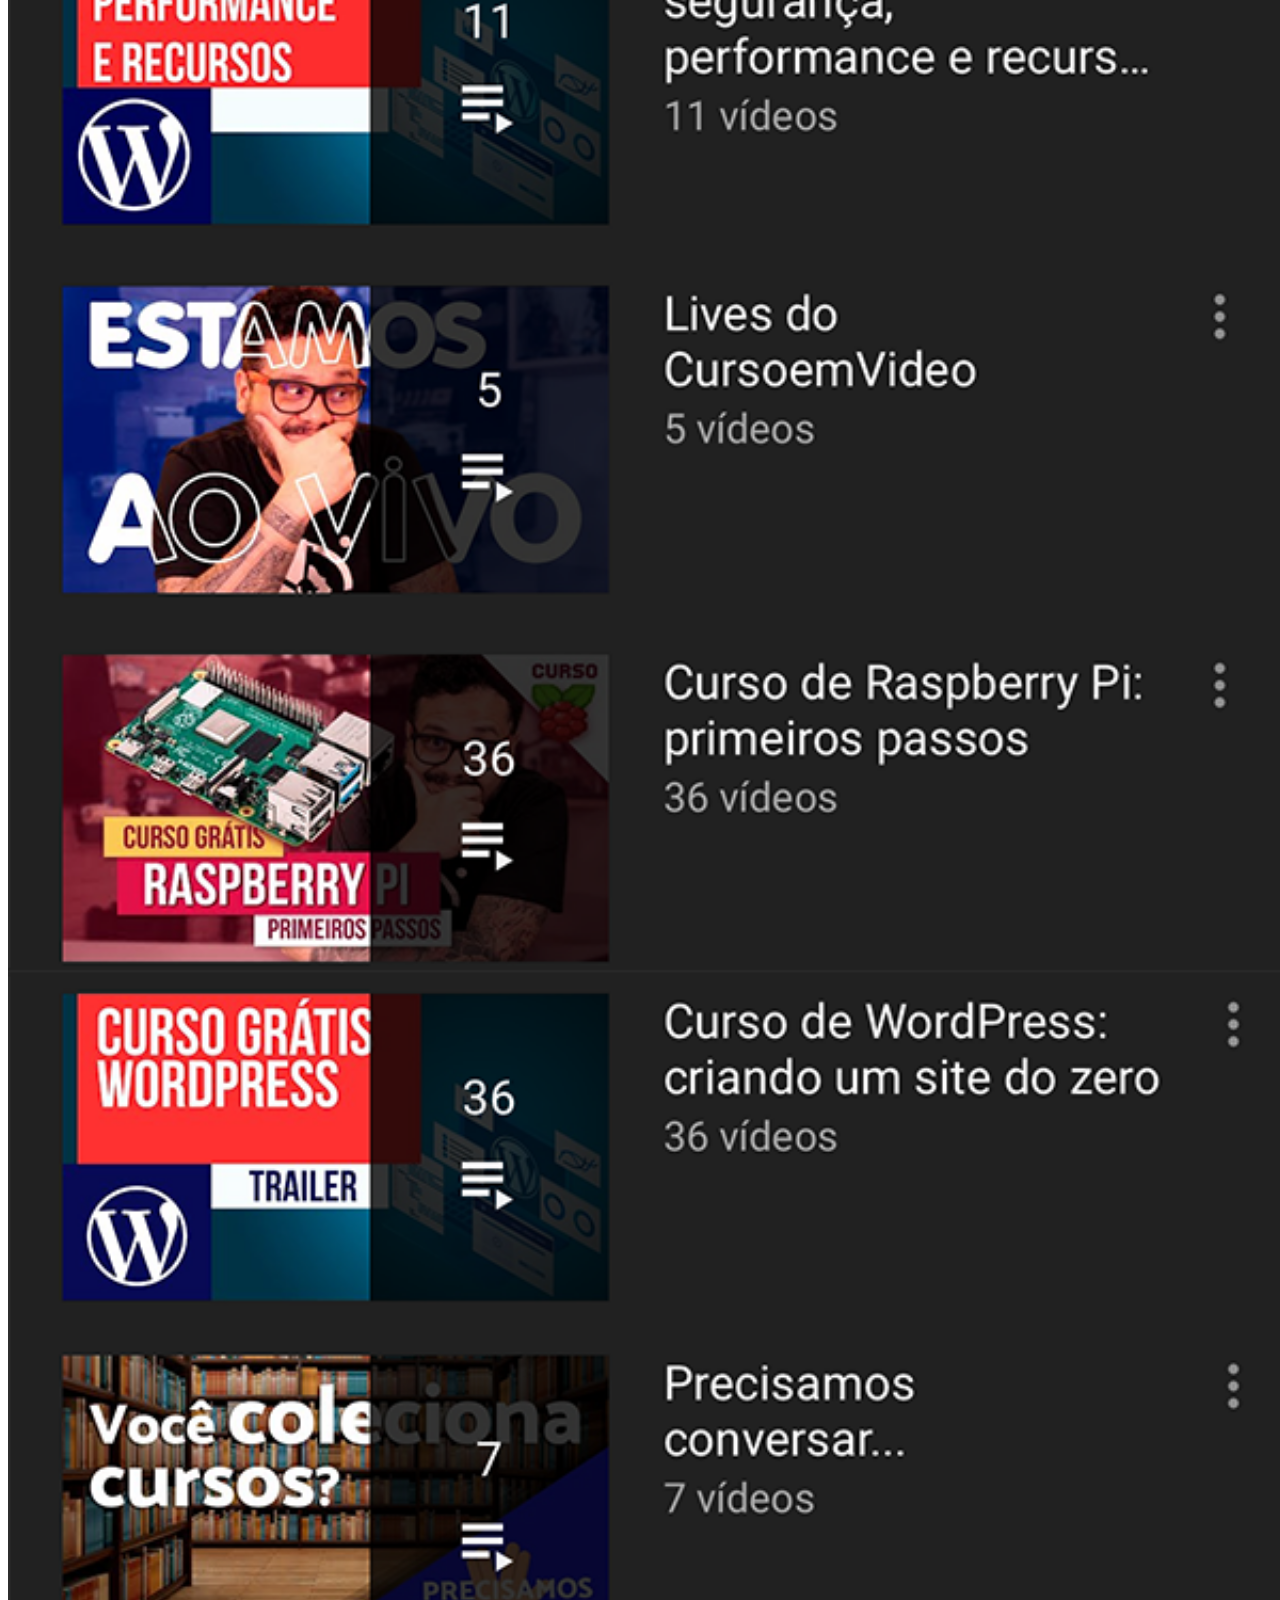
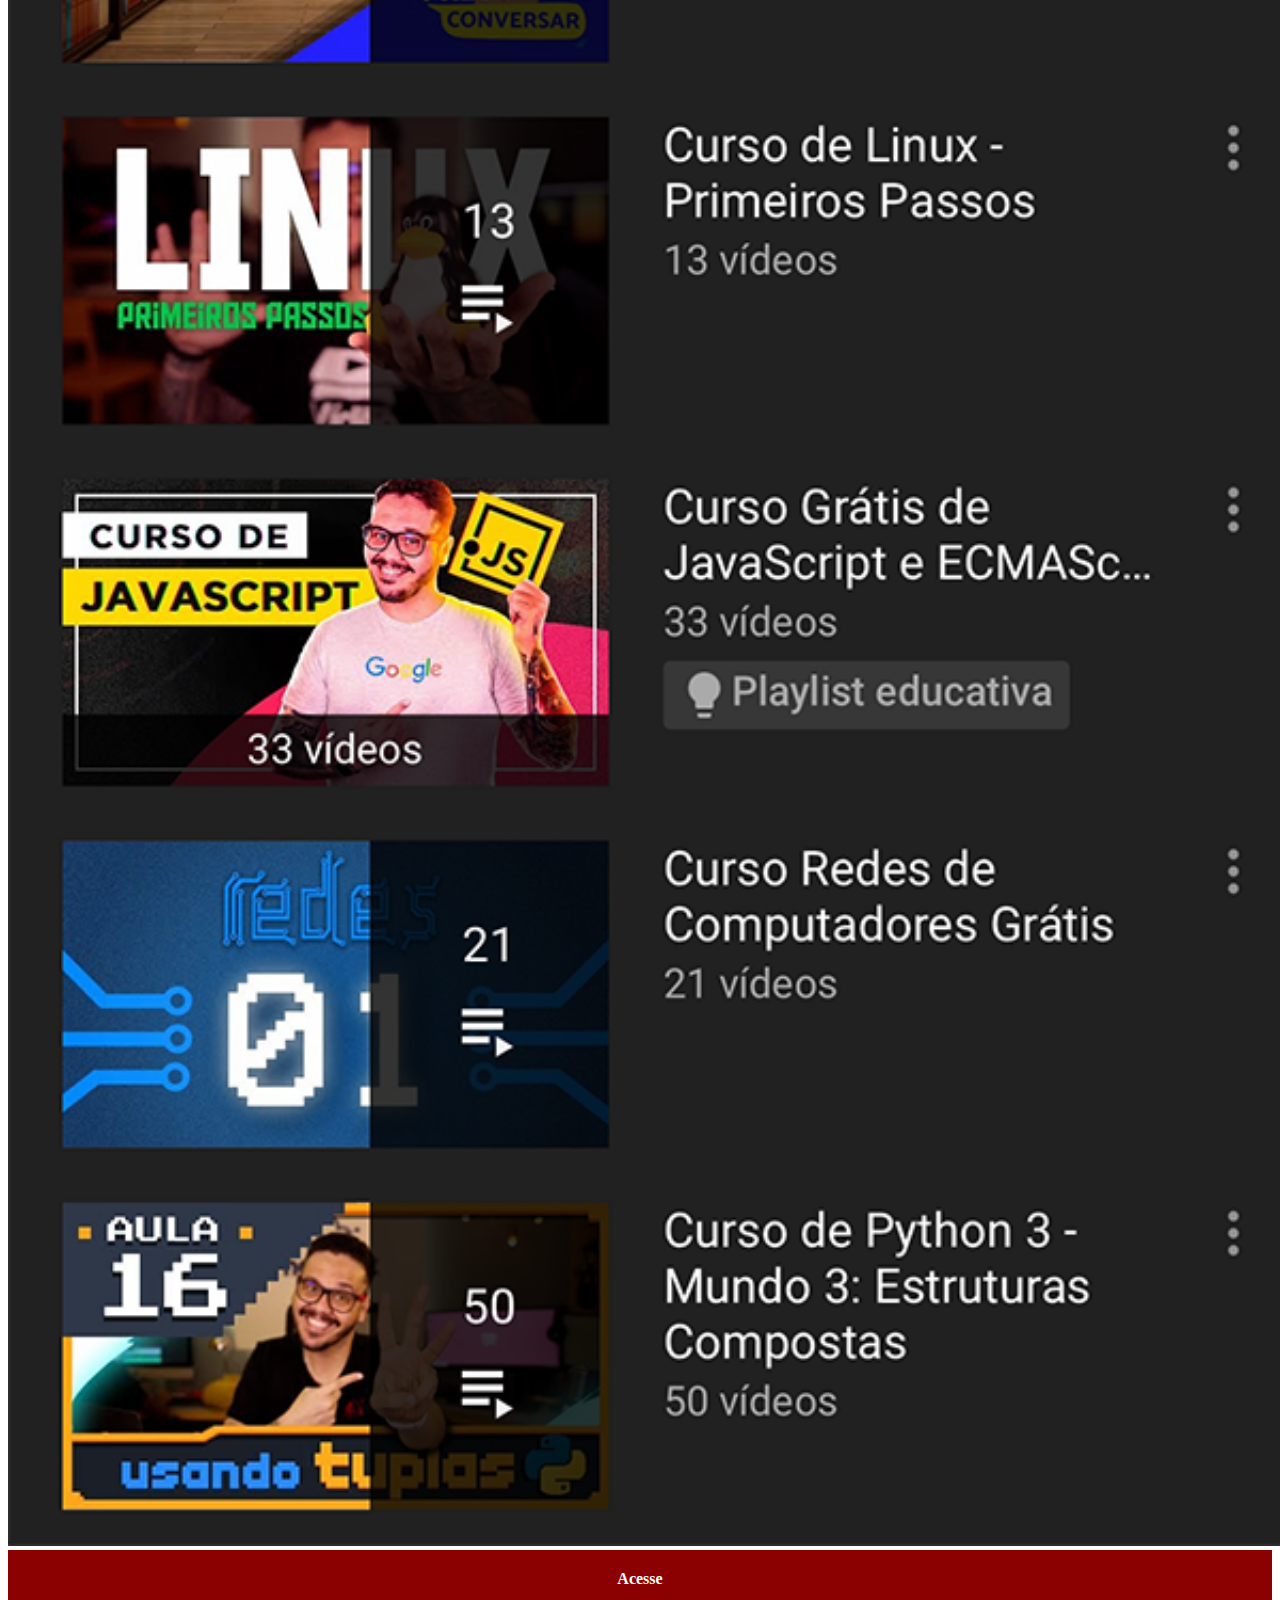
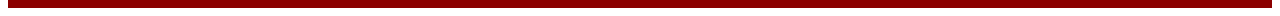
<file: youtube.html>
<!DOCTYPE html>
<html lang="pt-br">
<head>
    <meta charset="UTF-8">
    <meta http-equiv="X-UA-Compatible" content="IE=edge">
    <meta name="viewport" content="width=device-width, initial-scale=1.0">
    <title>Youtube</title>
<link rel="stylesheet" href="estilos/social.css">
</head>
<body>
    <img src="imagens/tela-youtube.png" alt="Youtube">
    <a href="https://www.youtube.com/@CursoemVideo/playlists" target="_blank">Acesse</a>
</body>
</html>
</file>
<file: estilos/style.css>
@charset "UTF-8"

* {
    margin: 0px;
    padding: 0px;
    font-family: Arial, Helvetica, sans-serif;
}

html, body {
    height: 100vh;
    width: 100vw;
    background-color: black;
}

body {
    background: url('../imagens/fundo-madeira.jpg') no-repeat top center;
    background-size: cover;
    background-attachment: fixed;
}

main {
    position: relative;
    height: 100vh;
}

section#telefone {
    position: absolute;
    top: 50%;
    left: 50%;
    transform: translate(-50%, -50%);

    height: 627px;
    width: 311px;
    background: url('../imagens/frame-iphone.png')no-repeat;
}

iframe#tela {
    position: relative;
    top: 80px;
    left: 22px;
    width: 267px;
    height: 471px;

}
/* section#redes-sociais { */
    /* text-align: right;  */
/* }  */

section#redes-sociais img {
    width: 50px;
    margin: 10px;
    border-radius: 50%;
    box-shadow: 2px 2px 5px rgba(0, 0, 0, 0.400);
    box-sizing: border-box;
}

section#redes-sociais img:hover {
 border: 2px solid rgba(255, 255, 255, 0.637);
    transform: translate(-3px, -3px);
    box-shadow: 10px 10px 20px rgba(0, 0, 0, 0.623);
    transition: transfor.3s, border 1s;
}
</file>
<file: estilos/social.css>
@charset "UTF-8";


<style>
* {
  margin: 0px;
  padding: 0px;
  font-family: Arial, Helvetica, sans-serif;
} 

::-webkit-scrollbar {
  width: 0px;
  height: 0px;
}

img {
   width: 100vw;
}

a {
  display: block;
  background-color: darkred;
  color: white;
  padding: 20px;
  text-align: center;
  font-weight: bolder;
  text-decoration: none;


}

a:hover {
  background-color: red;
}
</style>
</file>
